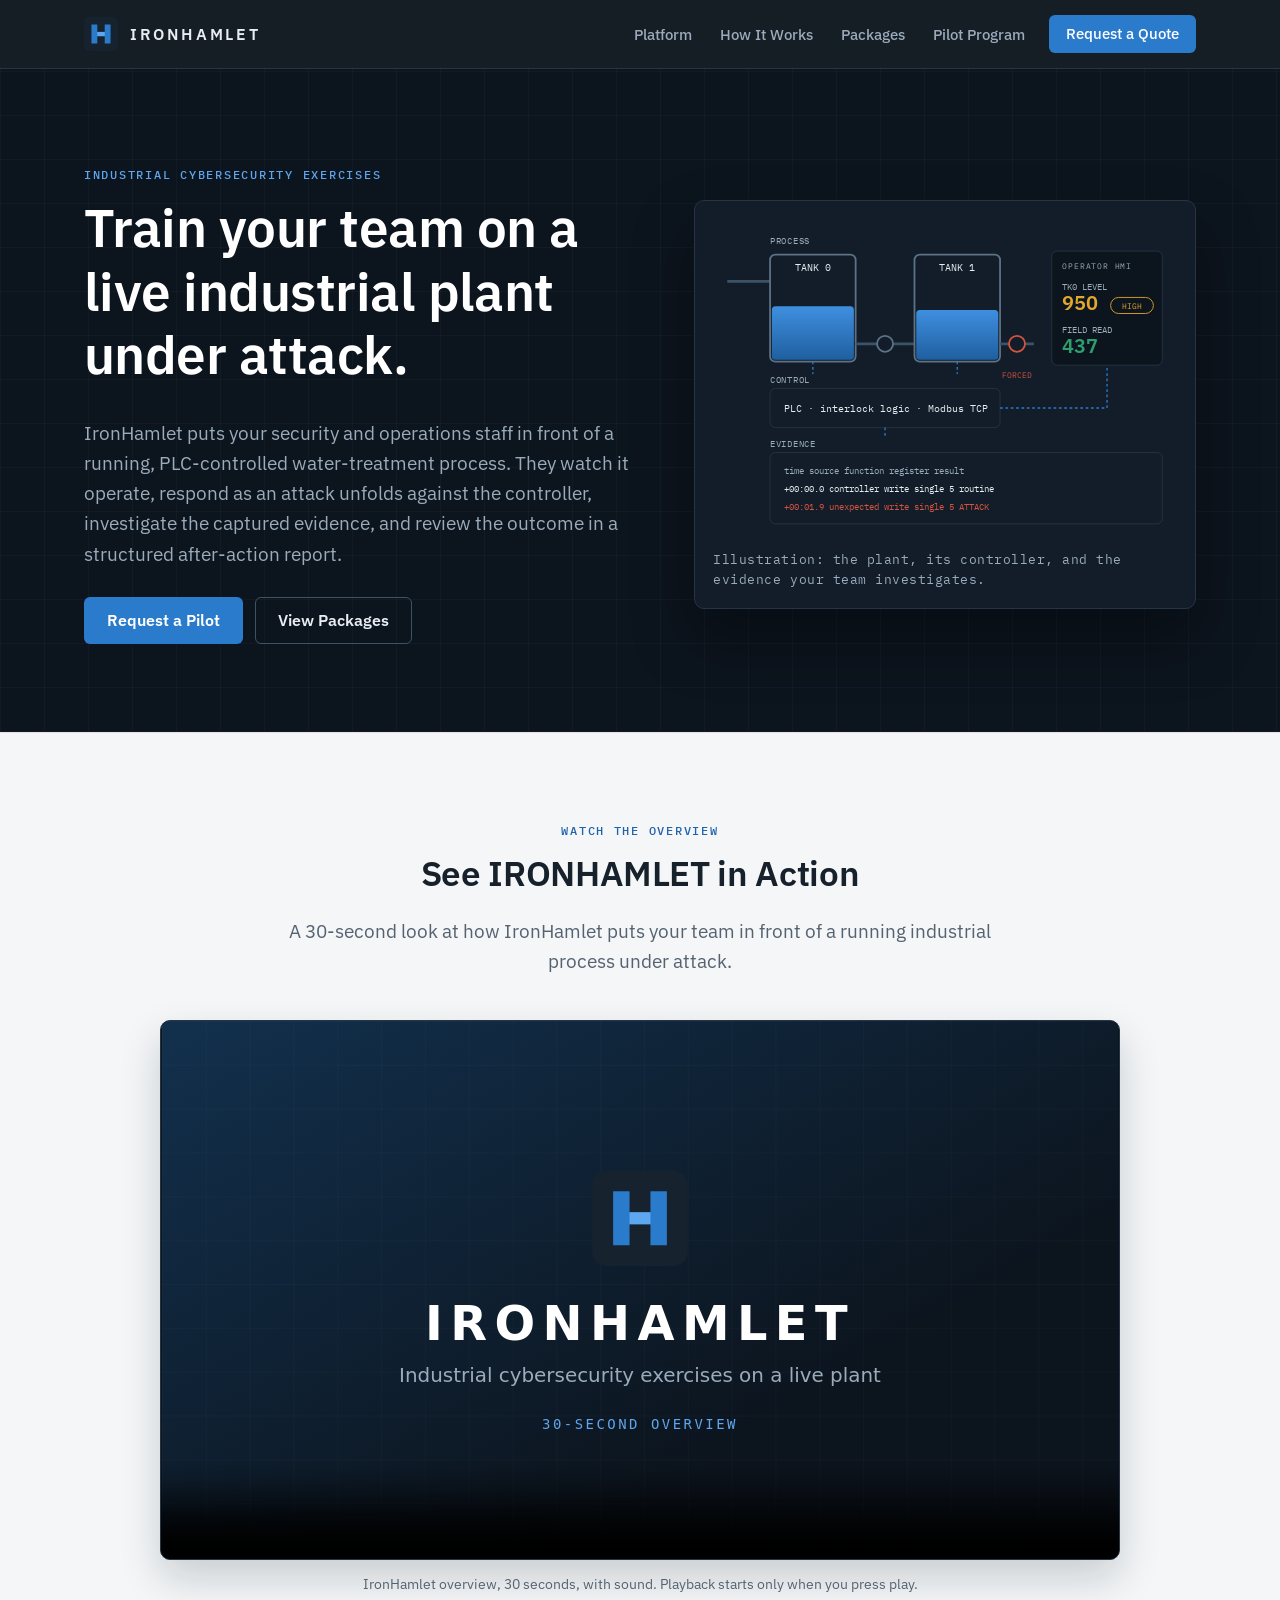
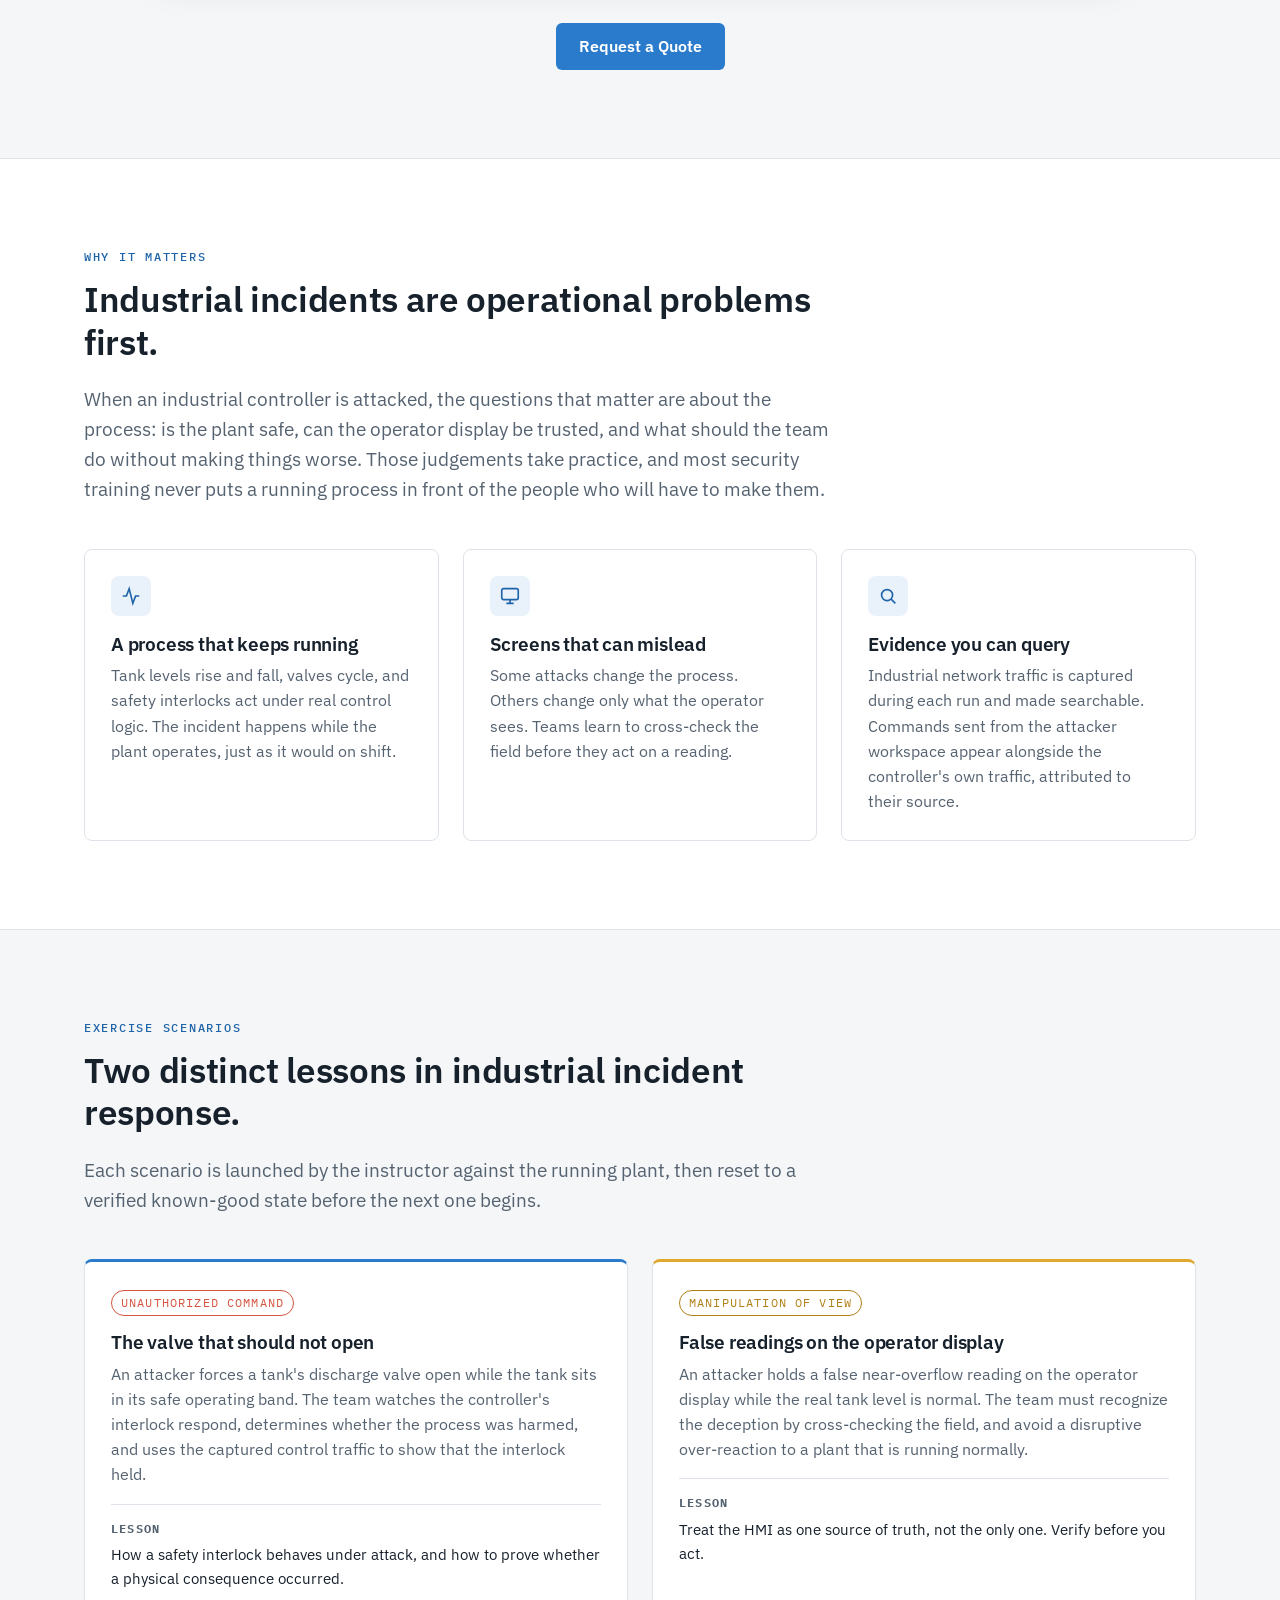
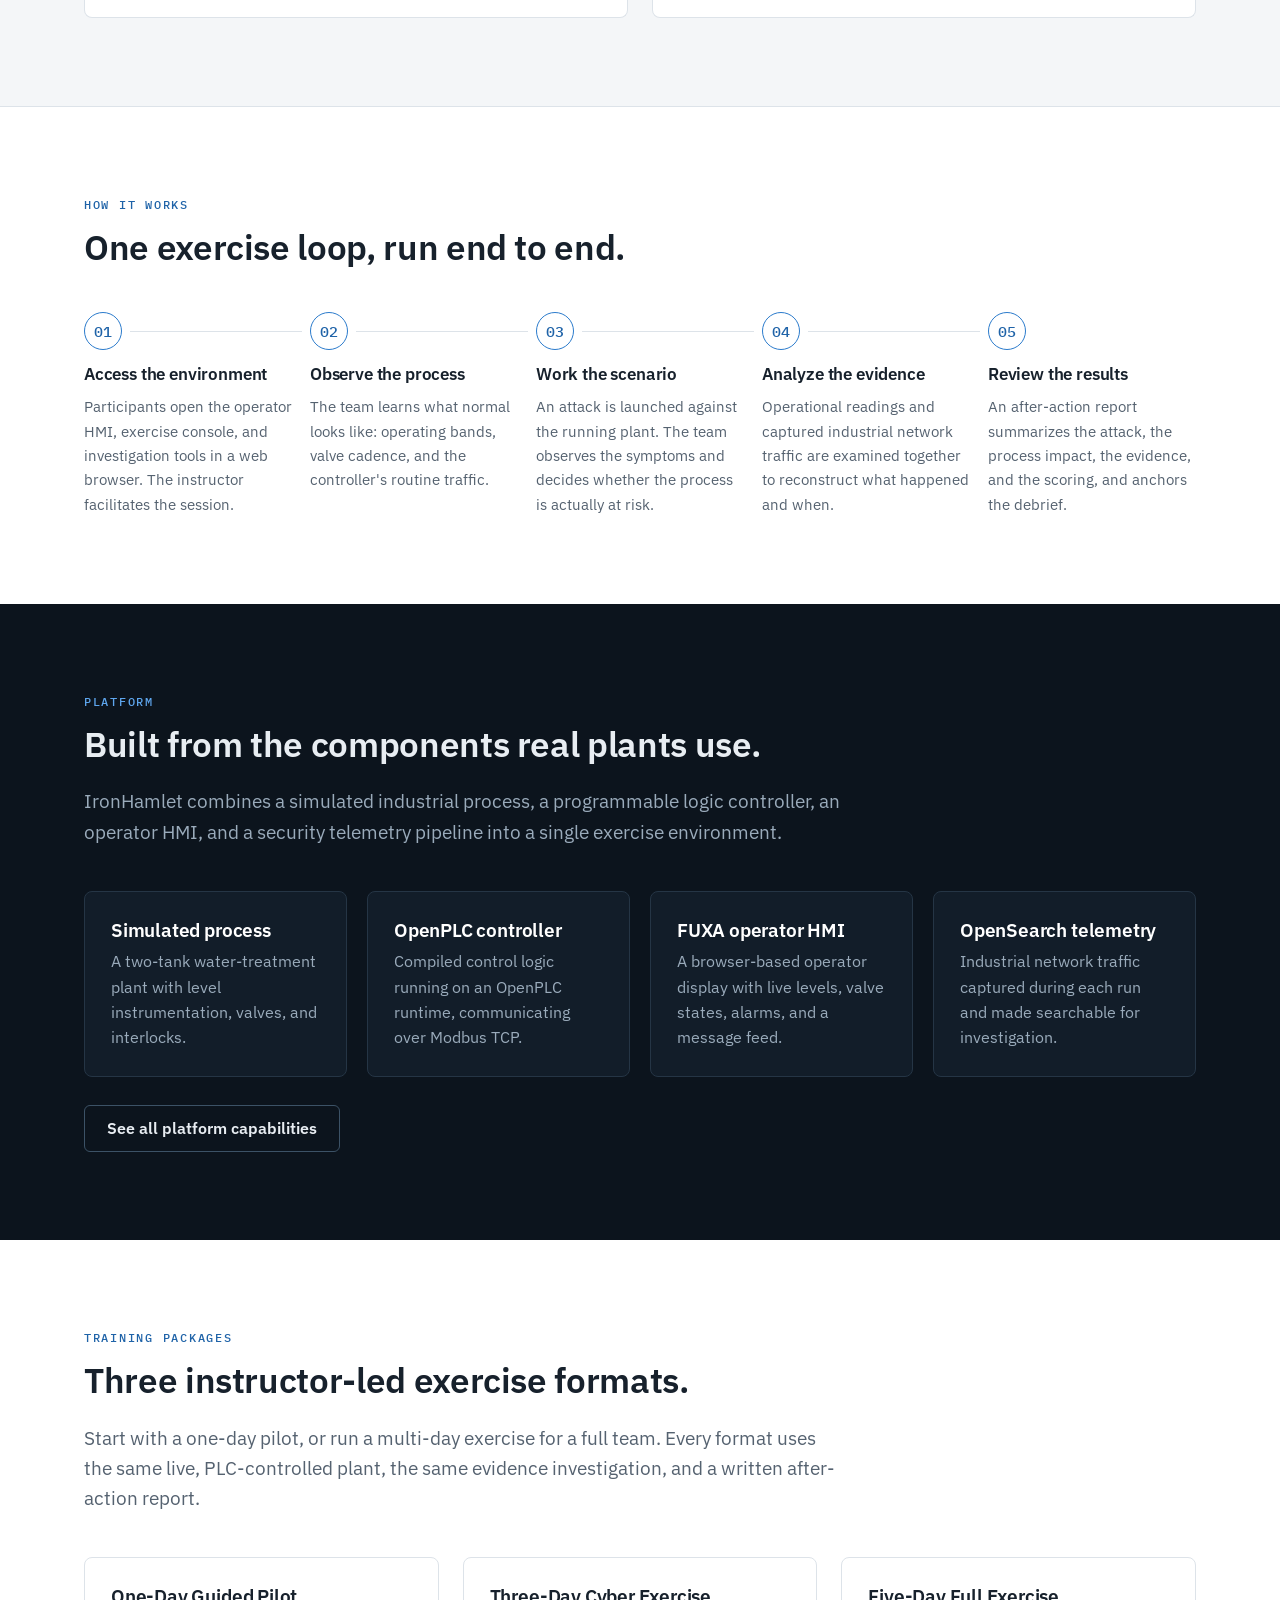
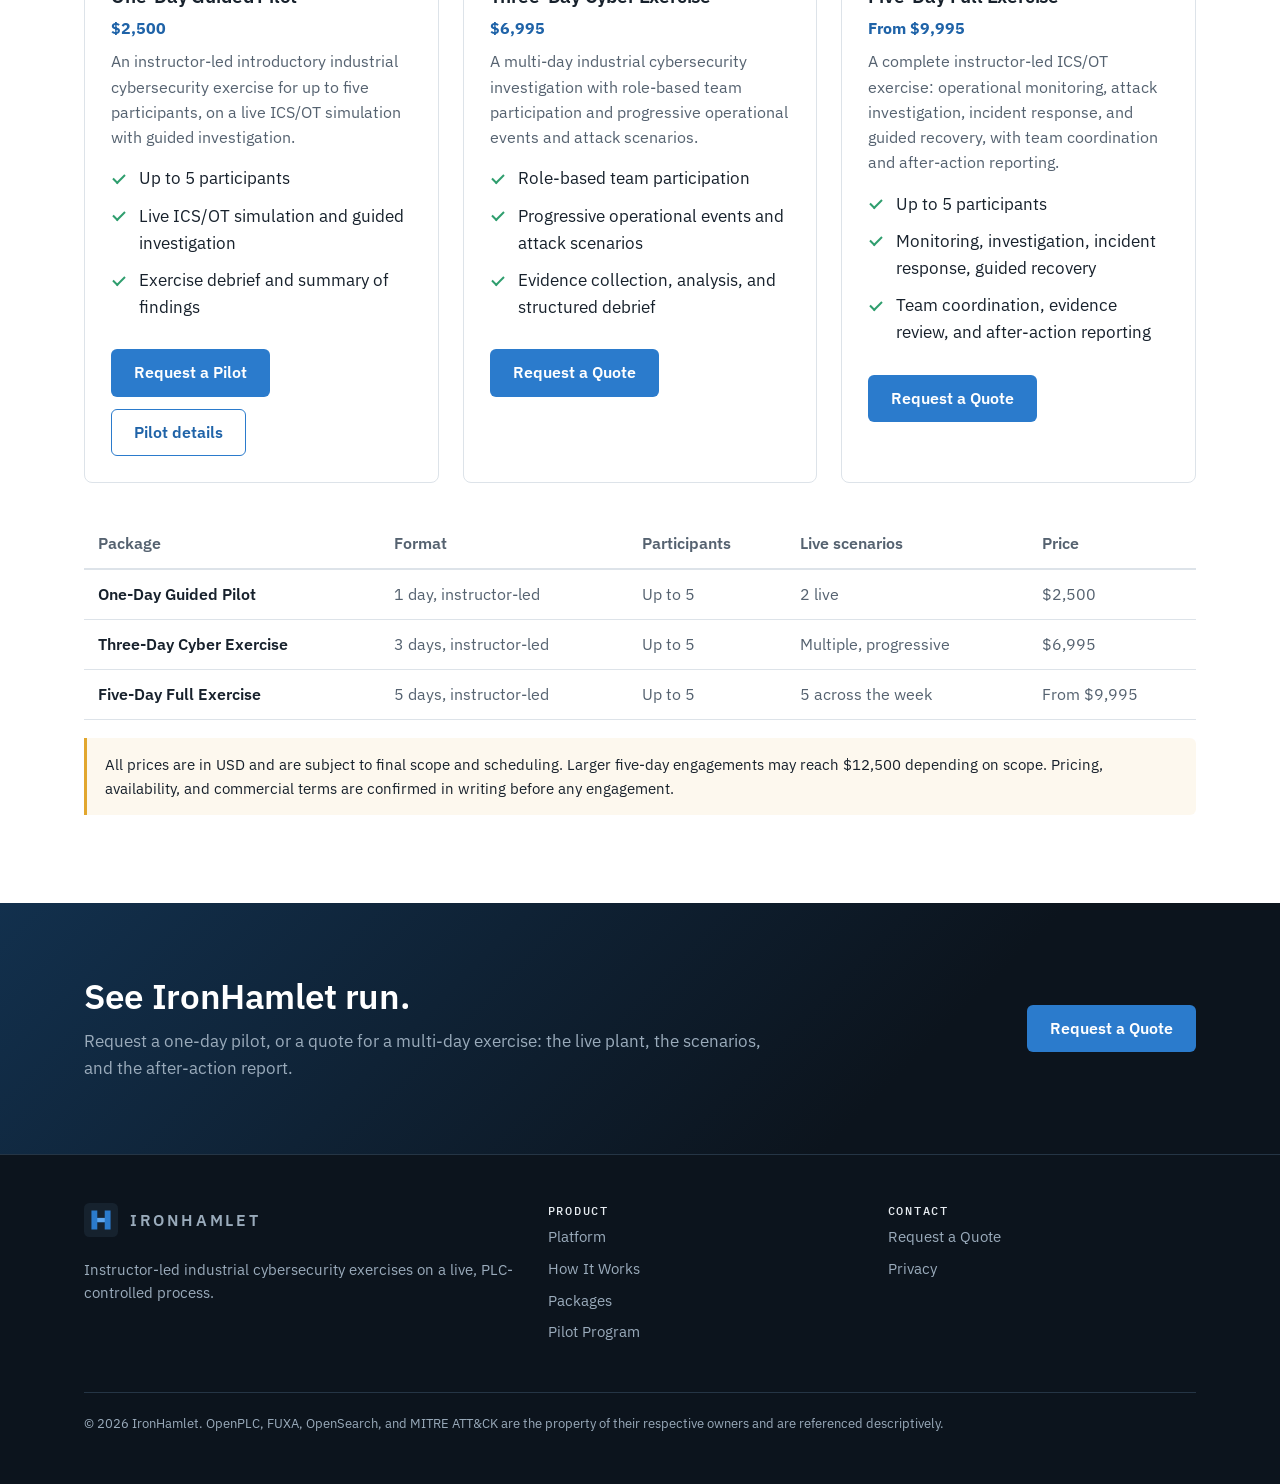
<file: index.html>
<!doctype html>
<html lang="en">
<head>
  <meta charset="utf-8">
  <meta name="viewport" content="width=device-width, initial-scale=1">
  <title>IronHamlet | Industrial Cybersecurity Exercises on a Live Plant</title>
  <meta name="description" content="IronHamlet is an instructor-led industrial cybersecurity exercise. Teams defend a PLC-controlled water-treatment process against live attacks, investigate captured evidence, and review an after-action report.">
  <link rel="canonical" href="https://ironhamlet.com/">
  <meta name="theme-color" content="#0c141d">
  <meta property="og:type" content="website">
  <meta property="og:site_name" content="IronHamlet">
  <meta property="og:title" content="IronHamlet | Industrial Cybersecurity Exercises on a Live Plant">
  <meta property="og:description" content="Train your team to respond to an attack on a running industrial process, then investigate the evidence and review what happened.">
  <meta property="og:url" content="https://ironhamlet.com/">
  <meta property="og:image" content="https://ironhamlet.com/assets/img/og-image.png">
  <meta property="og:image:width" content="1200">
  <meta property="og:image:height" content="630">
  <meta property="og:image:alt" content="IronHamlet: industrial cybersecurity exercises on a live plant">
  <meta name="twitter:card" content="summary_large_image">
  <meta name="twitter:title" content="IronHamlet | Industrial Cybersecurity Exercises on a Live Plant">
  <meta name="twitter:description" content="Train your team to respond to an attack on a running industrial process, then investigate the evidence and review what happened.">
  <meta name="twitter:image" content="https://ironhamlet.com/assets/img/og-image.png">
  <link rel="icon" href="./assets/img/mark.svg" type="image/svg+xml">
  <link rel="apple-touch-icon" href="./assets/img/apple-touch-icon.png">
  <link rel="preconnect" href="https://fonts.googleapis.com">
  <link rel="preconnect" href="https://fonts.gstatic.com" crossorigin>
  <link href="https://fonts.googleapis.com/css2?family=IBM+Plex+Mono:wght@500&family=IBM+Plex+Sans:wght@400;500;600&display=swap" rel="stylesheet">
  <link rel="stylesheet" href="./assets/css/site.css">
  <script type="application/ld+json">
  {
    "@context": "https://schema.org",
    "@type": "Organization",
    "name": "IronHamlet",
    "url": "https://ironhamlet.com/",
    "logo": "https://ironhamlet.com/assets/img/apple-touch-icon.png",
    "description": "Instructor-led industrial cybersecurity exercises on a live, PLC-controlled process."
  }
  </script>
</head>
<body>
  <a class="skip-link" href="#main">Skip to content</a>

  <header class="site-header">
    <div class="container">
      <a class="brand" href="./" aria-label="IronHamlet home">
        <svg viewBox="0 0 64 64" aria-hidden="true"><rect width="64" height="64" rx="10" fill="#16222e"/><path d="M14 14h11v14h14V14h11v36H39V36H25v14H14z" fill="#2b7bcc"/><path d="M25 28h14v8H25z" fill="#5ea6ee"/></svg>
        <span class="brand-name">IRONHAMLET</span>
      </a>
      <button class="nav-toggle" type="button" aria-expanded="false" aria-controls="site-nav">Menu</button>
      <nav id="site-nav" class="nav" aria-label="Primary">
        <a href="./platform/">Platform</a>
        <a href="#how-it-works">How It Works</a>
        <a href="#packages">Packages</a>
        <a href="./pilot/">Pilot Program</a>
        <a class="btn btn-primary" href="./contact/">Request a Quote</a>
      </nav>
    </div>
  </header>

  <main id="main">
    <section class="hero dark">
      <div class="container hero-grid">
        <div>
          <p class="eyebrow">Industrial cybersecurity exercises</p>
          <h1>Train your team on a live industrial plant under attack.</h1>
          <p class="lead">IronHamlet puts your security and operations staff in front of a running, PLC-controlled water-treatment process. They watch it operate, respond as an attack unfolds against the controller, investigate the captured evidence, and review the outcome in a structured after-action report.</p>
          <div class="btn-row">
            <a class="btn btn-primary" href="./contact/">Request a Pilot</a>
            <a class="btn btn-secondary" href="#packages">View Packages</a>
          </div>
        </div>

        <figure class="schematic mt-0 mb-0">
          <svg viewBox="0 0 520 360" role="img" aria-labelledby="schem-title schem-desc">
            <title id="schem-title">Exercise plant schematic</title>
            <desc id="schem-desc">A two-tank water-treatment process controlled by a PLC. The operator display shows a false high level for Tank 0 while the field instrument reads normal, and network evidence is captured for investigation.</desc>
            <defs>
              <linearGradient id="water" x1="0" y1="0" x2="0" y2="1"><stop offset="0" stop-color="#3f8fe0"/><stop offset="1" stop-color="#1f5f9f"/></linearGradient>
            </defs>
            <g font-family="IBM Plex Mono, monospace" font-size="10" fill="#9aabbb" letter-spacing=".08em">
              <text x="64" y="28">PROCESS</text>
              <text x="64" y="184">CONTROL</text>
              <text x="64" y="256">EVIDENCE</text>
            </g>
            <!-- process -->
            <line x1="16" y1="70" x2="64" y2="70" stroke="#3c5266" stroke-width="3"/>
            <rect x="64" y="40" width="96" height="120" rx="6" fill="none" stroke="#5c7387" stroke-width="2"/>
            <rect x="66" y="98" width="92" height="60" rx="4" fill="url(#water)"/>
            <text x="112" y="58" text-anchor="middle" font-family="IBM Plex Mono, monospace" font-size="11" fill="#e8edf2">TANK 0</text>
            <path d="M160 140 H226" stroke="#3c5266" stroke-width="3"/>
            <circle cx="193" cy="140" r="9" fill="#121d29" stroke="#5c7387" stroke-width="2"/>
            <rect x="226" y="40" width="96" height="120" rx="6" fill="none" stroke="#5c7387" stroke-width="2"/>
            <rect x="228" y="102" width="92" height="56" rx="4" fill="url(#water)"/>
            <text x="274" y="58" text-anchor="middle" font-family="IBM Plex Mono, monospace" font-size="11" fill="#e8edf2">TANK 1</text>
            <path d="M322 140 H360" stroke="#3c5266" stroke-width="3"/>
            <circle cx="341" cy="140" r="9" fill="#121d29" stroke="#d4543f" stroke-width="2"/>
            <text x="341" y="178" text-anchor="middle" font-family="IBM Plex Mono, monospace" font-size="9" fill="#d4543f">FORCED</text>
            <!-- HMI -->
            <rect x="380" y="36" width="124" height="128" rx="6" fill="#0c141d" stroke="#253545"/>
            <text x="392" y="56" font-family="IBM Plex Mono, monospace" font-size="9" fill="#9aabbb" letter-spacing=".1em">OPERATOR HMI</text>
            <text x="392" y="80" font-family="IBM Plex Mono, monospace" font-size="10" fill="#9aabbb">TK0 LEVEL</text>
            <text x="392" y="102" font-family="IBM Plex Sans, sans-serif" font-size="22" font-weight="600" fill="#e2a72e">950</text>
            <rect x="446" y="88" width="48" height="18" rx="9" fill="none" stroke="#e2a72e"/>
            <text x="470" y="101" text-anchor="middle" font-family="IBM Plex Mono, monospace" font-size="9" fill="#e2a72e">HIGH</text>
            <text x="392" y="128" font-family="IBM Plex Mono, monospace" font-size="10" fill="#9aabbb">FIELD READ</text>
            <text x="392" y="150" font-family="IBM Plex Sans, sans-serif" font-size="22" font-weight="600" fill="#2f9e6e">437</text>
            <!-- control -->
            <rect x="64" y="190" width="258" height="44" rx="6" fill="#121d29" stroke="#253545"/>
            <text x="80" y="217" font-family="IBM Plex Mono, monospace" font-size="11" fill="#e8edf2">PLC  ·  interlock logic  ·  Modbus TCP</text>
            <path d="M112 160 V174 M274 160 V174" stroke="#2b7bcc" stroke-width="1.5" stroke-dasharray="3 3"/>
            <path d="M322 212 H442 V164" stroke="#2b7bcc" stroke-width="1.5" stroke-dasharray="3 3" fill="none"/>
            <!-- evidence -->
            <rect x="64" y="262" width="440" height="80" rx="6" fill="#121d29" stroke="#253545"/>
            <g font-family="IBM Plex Mono, monospace" font-size="10">
              <text x="80" y="286" fill="#9aabbb">time       source       function      register  result</text>
              <text x="80" y="306" fill="#e8edf2">+00:00.0   controller   write single  5         routine</text>
              <text x="80" y="326" fill="#d4543f">+00:01.9   unexpected   write single  5         ATTACK</text>
            </g>
            <path d="M193 234 V246" stroke="#2b7bcc" stroke-width="1.5" stroke-dasharray="3 3"/>
          </svg>
          <figcaption>Illustration: the plant, its controller, and the evidence your team investigates.</figcaption>
        </figure>
      </div>
    </section>

    <section class="alt video-section" aria-labelledby="video-heading">
      <div class="container">
        <div class="section-head">
          <p class="eyebrow">Watch the overview</p>
          <h2 id="video-heading">See IRONHAMLET in Action</h2>
          <p class="lead">A 30-second look at how IronHamlet puts your team in front of a running industrial process under attack.</p>
        </div>
        <figure class="video-frame">
          <video controls playsinline preload="metadata" width="1920" height="1080" poster="./assets/img/commercial-poster.svg" aria-labelledby="video-heading" aria-describedby="video-desc">
            <source src="./assets/video/ironhamlet-commercial.mp4" type="video/mp4">
            <p>Your browser cannot play this video. <a href="./assets/video/ironhamlet-commercial.mp4">Download the IronHamlet overview (MP4, 25 MB)</a>.</p>
          </video>
          <figcaption id="video-desc">IronHamlet overview, 30 seconds, with sound. Playback starts only when you press play.</figcaption>
        </figure>
        <div class="btn-row">
          <a class="btn btn-primary" href="./contact/">Request a Quote</a>
        </div>
      </div>
    </section>

    <section>
      <div class="container">
        <div class="section-head">
          <p class="eyebrow">Why it matters</p>
          <h2>Industrial incidents are operational problems first.</h2>
          <p class="lead">When an industrial controller is attacked, the questions that matter are about the process: is the plant safe, can the operator display be trusted, and what should the team do without making things worse. Those judgements take practice, and most security training never puts a running process in front of the people who will have to make them.</p>
        </div>
        <div class="grid-3">
          <div class="card">
            <div class="icon"><svg viewBox="0 0 24 24" fill="none" stroke="currentColor" stroke-width="1.8" aria-hidden="true"><path d="M3 12h4l3-8 4 16 3-8h4"/></svg></div>
            <h3>A process that keeps running</h3>
            <p>Tank levels rise and fall, valves cycle, and safety interlocks act under real control logic. The incident happens while the plant operates, just as it would on shift.</p>
          </div>
          <div class="card">
            <div class="icon"><svg viewBox="0 0 24 24" fill="none" stroke="currentColor" stroke-width="1.8" aria-hidden="true"><rect x="3" y="4" width="18" height="12" rx="2"/><path d="M8 20h8M12 16v4"/></svg></div>
            <h3>Screens that can mislead</h3>
            <p>Some attacks change the process. Others change only what the operator sees. Teams learn to cross-check the field before they act on a reading.</p>
          </div>
          <div class="card">
            <div class="icon"><svg viewBox="0 0 24 24" fill="none" stroke="currentColor" stroke-width="1.8" aria-hidden="true"><circle cx="11" cy="11" r="6"/><path d="M20 20l-4.5-4.5"/></svg></div>
            <h3>Evidence you can query</h3>
            <p>Industrial network traffic is captured during each run and made searchable. Commands sent from the attacker workspace appear alongside the controller's own traffic, attributed to their source.</p>
          </div>
        </div>
      </div>
    </section>

    <section class="alt">
      <div class="container">
        <div class="section-head">
          <p class="eyebrow">Exercise scenarios</p>
          <h2>Two distinct lessons in industrial incident response.</h2>
          <p class="lead">Each scenario is launched by the instructor against the running plant, then reset to a verified known-good state before the next one begins.</p>
        </div>
        <div class="grid-2">
          <article class="card scenario">
            <span class="tag tag-alarm">Unauthorized command</span>
            <h3>The valve that should not open</h3>
            <p>An attacker forces a tank's discharge valve open while the tank sits in its safe operating band. The team watches the controller's interlock respond, determines whether the process was harmed, and uses the captured control traffic to show that the interlock held.</p>
            <p class="lesson"><strong>Lesson</strong>How a safety interlock behaves under attack, and how to prove whether a physical consequence occurred.</p>
          </article>
          <article class="card scenario view">
            <span class="tag tag-signal">Manipulation of view</span>
            <h3>False readings on the operator display</h3>
            <p>An attacker holds a false near-overflow reading on the operator display while the real tank level is normal. The team must recognize the deception by cross-checking the field, and avoid a disruptive over-reaction to a plant that is running normally.</p>
            <p class="lesson"><strong>Lesson</strong>Treat the HMI as one source of truth, not the only one. Verify before you act.</p>
          </article>
        </div>
      </div>
    </section>

    <section id="how-it-works">
      <div class="container">
        <div class="section-head">
          <p class="eyebrow">How it works</p>
          <h2>One exercise loop, run end to end.</h2>
        </div>
        <ol class="steps">
          <li>
            <h3>Access the environment</h3>
            <p>Participants open the operator HMI, exercise console, and investigation tools in a web browser. The instructor facilitates the session.</p>
          </li>
          <li>
            <h3>Observe the process</h3>
            <p>The team learns what normal looks like: operating bands, valve cadence, and the controller's routine traffic.</p>
          </li>
          <li>
            <h3>Work the scenario</h3>
            <p>An attack is launched against the running plant. The team observes the symptoms and decides whether the process is actually at risk.</p>
          </li>
          <li>
            <h3>Analyze the evidence</h3>
            <p>Operational readings and captured industrial network traffic are examined together to reconstruct what happened and when.</p>
          </li>
          <li>
            <h3>Review the results</h3>
            <p>An after-action report summarizes the attack, the process impact, the evidence, and the scoring, and anchors the debrief.</p>
          </li>
        </ol>
      </div>
    </section>

    <section class="dark">
      <div class="container">
        <div class="section-head">
          <p class="eyebrow">Platform</p>
          <h2>Built from the components real plants use.</h2>
          <p class="lead">IronHamlet combines a simulated industrial process, a programmable logic controller, an operator HMI, and a security telemetry pipeline into a single exercise environment.</p>
        </div>
        <div class="grid-4">
          <div class="card"><h3>Simulated process</h3><p>A two-tank water-treatment plant with level instrumentation, valves, and interlocks.</p></div>
          <div class="card"><h3>OpenPLC controller</h3><p>Compiled control logic running on an OpenPLC runtime, communicating over Modbus TCP.</p></div>
          <div class="card"><h3>FUXA operator HMI</h3><p>A browser-based operator display with live levels, valve states, alarms, and a message feed.</p></div>
          <div class="card"><h3>OpenSearch telemetry</h3><p>Industrial network traffic captured during each run and made searchable for investigation.</p></div>
        </div>
        <div class="btn-row">
          <a class="btn btn-secondary" href="./platform/">See all platform capabilities</a>
        </div>
      </div>
    </section>

    <section id="packages">
      <div class="container">
        <div class="section-head">
          <p class="eyebrow">Training packages</p>
          <h2>Three instructor-led exercise formats.</h2>
          <p class="lead">Start with a one-day pilot, or run a multi-day exercise for a full team. Every format uses the same live, PLC-controlled plant, the same evidence investigation, and a written after-action report.</p>
        </div>
        <div class="grid-3">
          <div class="card">
            <h3>One-Day Guided Pilot</h3>
            <p class="price"><strong>$2,500</strong></p>
            <p>An instructor-led introductory industrial cybersecurity exercise for up to five participants, on a live ICS/OT simulation with guided investigation.</p>
            <ul class="checks">
              <li>Up to 5 participants</li>
              <li>Live ICS/OT simulation and guided investigation</li>
              <li>Exercise debrief and summary of findings</li>
            </ul>
            <div class="btn-row"><a class="btn btn-primary" href="./contact/">Request a Pilot</a> <a class="btn btn-secondary" href="./pilot/">Pilot details</a></div>
          </div>
          <div class="card">
            <h3>Three-Day Cyber Exercise</h3>
            <p class="price"><strong>$6,995</strong></p>
            <p>A multi-day industrial cybersecurity investigation with role-based team participation and progressive operational events and attack scenarios.</p>
            <ul class="checks">
              <li>Role-based team participation</li>
              <li>Progressive operational events and attack scenarios</li>
              <li>Evidence collection, analysis, and structured debrief</li>
            </ul>
            <div class="btn-row"><a class="btn btn-primary" href="./contact/">Request a Quote</a></div>
          </div>
          <div class="card">
            <h3>Five-Day Full Exercise</h3>
            <p class="price"><strong>From $9,995</strong></p>
            <p>A complete instructor-led ICS/OT exercise: operational monitoring, attack investigation, incident response, and guided recovery, with team coordination and after-action reporting.</p>
            <ul class="checks">
              <li>Up to 5 participants</li>
              <li>Monitoring, investigation, incident response, guided recovery</li>
              <li>Team coordination, evidence review, and after-action reporting</li>
            </ul>
            <div class="btn-row"><a class="btn btn-primary" href="./contact/">Request a Quote</a></div>
          </div>
        </div>

        <table class="pricing-table">
          <caption class="sr-only">IronHamlet exercise packages compared</caption>
          <thead><tr><th scope="col">Package</th><th scope="col">Format</th><th scope="col">Participants</th><th scope="col">Live scenarios</th><th scope="col">Price</th></tr></thead>
          <tbody>
            <tr><th scope="row">One-Day Guided Pilot</th><td>1 day, instructor-led</td><td>Up to 5</td><td>2 live</td><td>$2,500</td></tr>
            <tr><th scope="row">Three-Day Cyber Exercise</th><td>3 days, instructor-led</td><td>Up to 5</td><td>Multiple, progressive</td><td>$6,995</td></tr>
            <tr><th scope="row">Five-Day Full Exercise</th><td>5 days, instructor-led</td><td>Up to 5</td><td>5 across the week</td><td>From $9,995</td></tr>
          </tbody>
        </table>
        <p class="note" style="margin:18px 0 0">All prices are in USD and are subject to final scope and scheduling. Larger five-day engagements may reach $12,500 depending on scope. Pricing, availability, and commercial terms are confirmed in writing before any engagement.</p>
      </div>
    </section>

    <section class="cta-band">
      <div class="container">
        <div>
          <h2>See IronHamlet run.</h2>
          <p>Request a one-day pilot, or a quote for a multi-day exercise: the live plant, the scenarios, and the after-action report.</p>
        </div>
        <a class="btn btn-primary" href="./contact/">Request a Quote</a>
      </div>
    </section>
  </main>

  <footer class="site-footer">
    <div class="container">
      <div>
        <a class="brand" href="./" aria-label="IronHamlet home">
          <svg viewBox="0 0 64 64" aria-hidden="true"><rect width="64" height="64" rx="10" fill="#16222e"/><path d="M14 14h11v14h14V14h11v36H39V36H25v14H14z" fill="#2b7bcc"/><path d="M25 28h14v8H25z" fill="#5ea6ee"/></svg>
          <span class="brand-name">IRONHAMLET</span>
        </a>
        <p style="margin-top:14px">Instructor-led industrial cybersecurity exercises on a live, PLC-controlled process.</p>
      </div>
      <div>
        <h4>Product</h4>
        <ul>
          <li><a href="./platform/">Platform</a></li>
          <li><a href="#how-it-works">How It Works</a></li>
          <li><a href="#packages">Packages</a></li>
          <li><a href="./pilot/">Pilot Program</a></li>
        </ul>
      </div>
      <div>
        <h4>Contact</h4>
        <ul>
          <li><a href="./contact/">Request a Quote</a></li>
          <li><a href="./privacy/">Privacy</a></li>
        </ul>
      </div>
      <p class="legal">&copy; <span id="year">2026</span> IronHamlet. OpenPLC, FUXA, OpenSearch, and MITRE ATT&amp;CK are the property of their respective owners and are referenced descriptively.</p>
    </div>
  </footer>
  <script src="./assets/js/site.js" defer></script>
</body>
</html>
</file>
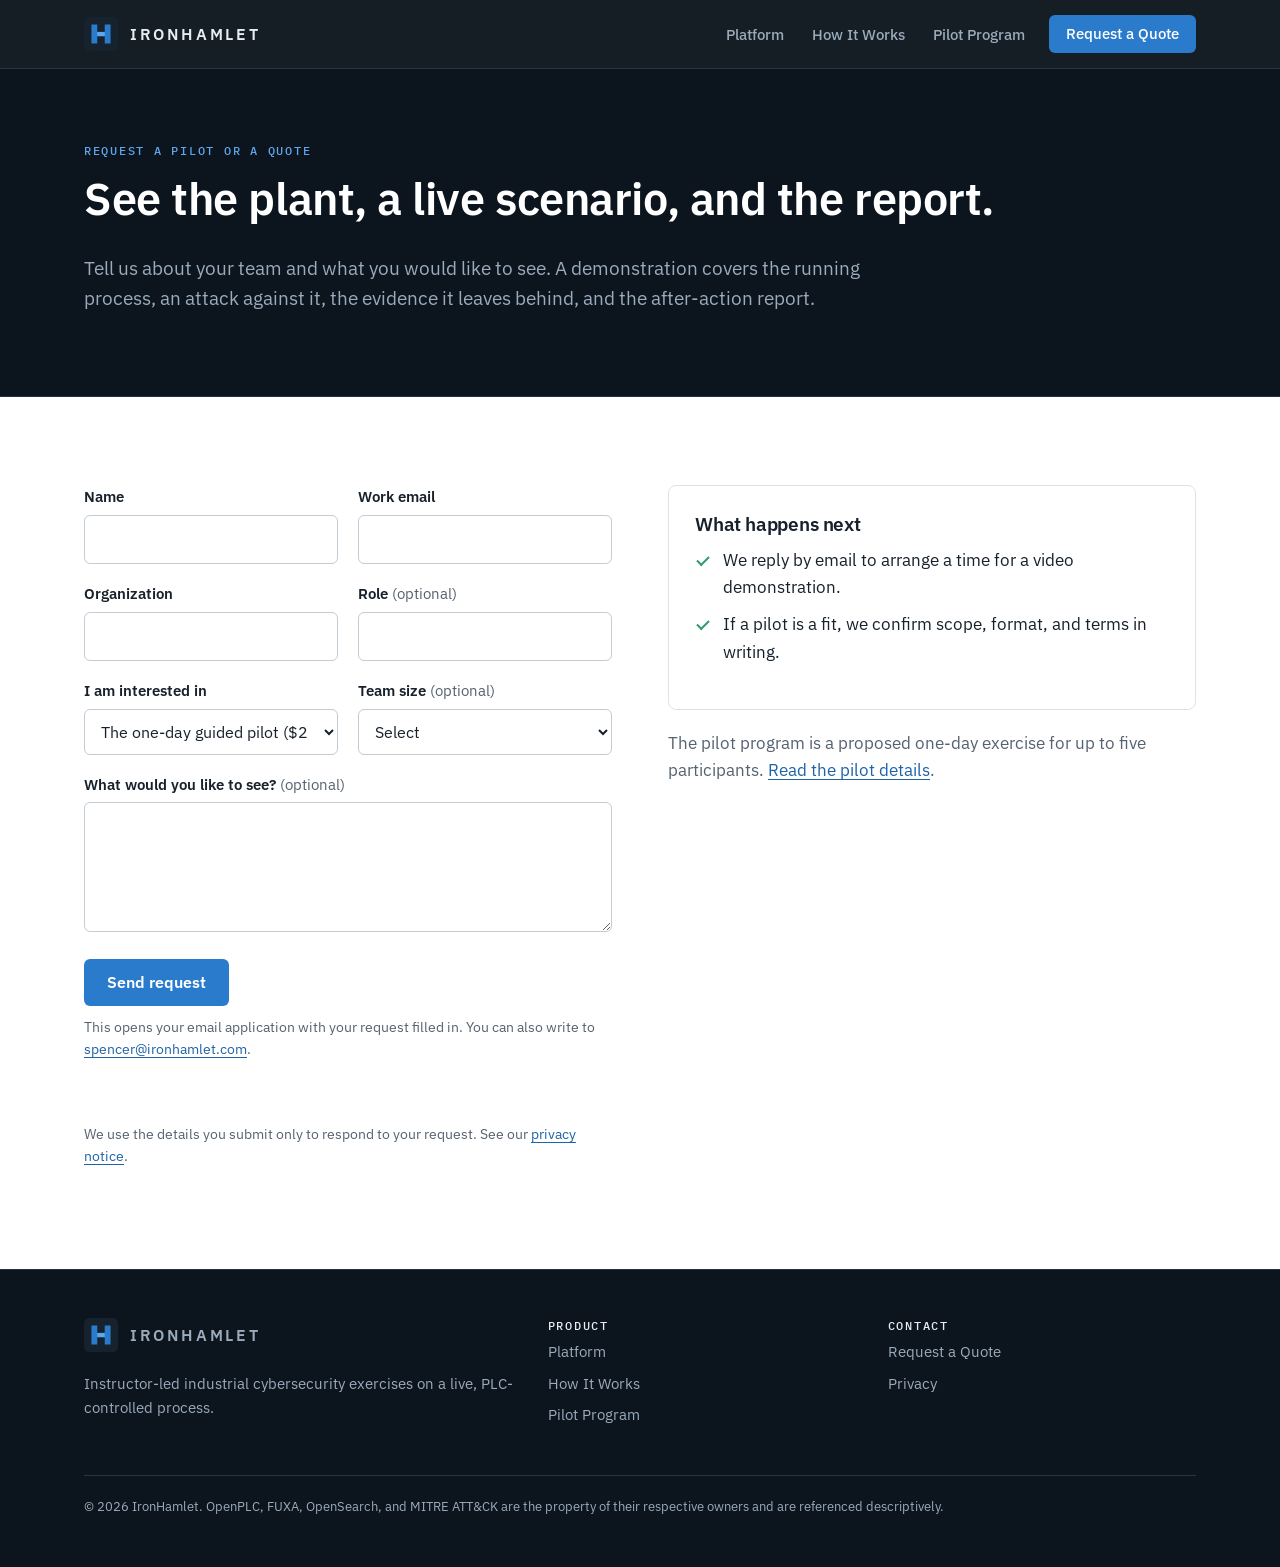
<file: contact/index.html>
<!doctype html>
<html lang="en">
<head>
  <meta charset="utf-8">
  <meta name="viewport" content="width=device-width, initial-scale=1">
  <title>Request a Demo | IronHamlet</title>
  <meta name="description" content="Request a guided demonstration of IronHamlet, or ask about the one-day industrial cybersecurity pilot program.">
  <link rel="canonical" href="https://ironhamlet.com/contact/">
  <meta name="theme-color" content="#0c141d">
  <meta property="og:type" content="website">
  <meta property="og:site_name" content="IronHamlet">
  <meta property="og:title" content="Request a Demo | IronHamlet">
  <meta property="og:description" content="Request a guided demonstration of IronHamlet, or ask about the one-day industrial cybersecurity pilot program.">
  <meta property="og:url" content="https://ironhamlet.com/contact/">
  <meta property="og:image" content="https://ironhamlet.com/assets/img/og-image.png">
  <meta property="og:image:width" content="1200">
  <meta property="og:image:height" content="630">
  <meta property="og:image:alt" content="IronHamlet: industrial cybersecurity exercises on a live plant">
  <meta name="twitter:card" content="summary_large_image">
  <meta name="twitter:title" content="Request a Demo | IronHamlet">
  <meta name="twitter:description" content="Request a guided demonstration of IronHamlet, or ask about the one-day industrial cybersecurity pilot program.">
  <meta name="twitter:image" content="https://ironhamlet.com/assets/img/og-image.png">
  <link rel="icon" href="../assets/img/mark.svg" type="image/svg+xml">
  <link rel="apple-touch-icon" href="../assets/img/apple-touch-icon.png">
  <link rel="preconnect" href="https://fonts.googleapis.com">
  <link rel="preconnect" href="https://fonts.gstatic.com" crossorigin>
  <link href="https://fonts.googleapis.com/css2?family=IBM+Plex+Mono:wght@500&family=IBM+Plex+Sans:wght@400;500;600&display=swap" rel="stylesheet">
  <link rel="stylesheet" href="../assets/css/site.css">
</head>
<body>
  <a class="skip-link" href="#main">Skip to content</a>

  <header class="site-header">
    <div class="container">
      <a class="brand" href="../" aria-label="IronHamlet home">
        <svg viewBox="0 0 64 64" aria-hidden="true"><rect width="64" height="64" rx="10" fill="#16222e"/><path d="M14 14h11v14h14V14h11v36H39V36H25v14H14z" fill="#2b7bcc"/><path d="M25 28h14v8H25z" fill="#5ea6ee"/></svg>
        <span class="brand-name">IRONHAMLET</span>
      </a>
      <button class="nav-toggle" type="button" aria-expanded="false" aria-controls="site-nav">Menu</button>
      <nav id="site-nav" class="nav" aria-label="Primary">
        <a href="../platform/">Platform</a>
        <a href="../#how-it-works">How It Works</a>
        <a href="../pilot/">Pilot Program</a>
        <a class="btn btn-primary" href="../contact/">Request a Quote</a>
      </nav>
    </div>
  </header>

  <main id="main">
    <section class="page-hero">
      <div class="container">
        <p class="eyebrow">Request a pilot or a quote</p>
        <h1>See the plant, a live scenario, and the report.</h1>
        <p class="lead">Tell us about your team and what you would like to see. A demonstration covers the running process, an attack against it, the evidence it leaves behind, and the after-action report.</p>
      </div>
    </section>

    <section>
      <div class="container split" style="align-items:start">
        <form id="demo-form" class="form" data-endpoint="" data-mailto="spencer@ironhamlet.com" novalidate>
          <div class="field">
            <label for="f-name">Name</label>
            <input id="f-name" name="name" type="text" autocomplete="name" required maxlength="120">
          </div>
          <div class="field">
            <label for="f-email">Work email</label>
            <input id="f-email" name="email" type="email" autocomplete="email" required maxlength="160">
          </div>
          <div class="field">
            <label for="f-org">Organization</label>
            <input id="f-org" name="organization" type="text" autocomplete="organization" required maxlength="160">
          </div>
          <div class="field">
            <label for="f-role">Role <span class="opt">(optional)</span></label>
            <input id="f-role" name="role" type="text" autocomplete="organization-title" maxlength="120">
          </div>
          <div class="field">
            <label for="f-interest">I am interested in</label>
            <select id="f-interest" name="interest" required>
              <option value="Pilot">The one-day guided pilot ($2,500)</option>
              <option value="Three-Day">The three-day cyber exercise ($6,995)</option>
              <option value="Five-Day">The five-day full exercise (from $9,995)</option>
              <option value="Quote">A quote for my team</option>
              <option value="Demonstration">A guided demonstration</option>
              <option value="Other">Something else</option>
            </select>
          </div>
          <div class="field">
            <label for="f-size">Team size <span class="opt">(optional)</span></label>
            <select id="f-size" name="team_size">
              <option value="">Select</option>
              <option>1 to 5</option>
              <option>6 to 15</option>
              <option>16 or more</option>
            </select>
          </div>
          <div class="field full">
            <label for="f-msg">What would you like to see? <span class="opt">(optional)</span></label>
            <textarea id="f-msg" name="message" maxlength="3000"></textarea>
          </div>
          <div class="hp" aria-hidden="true">
            <label for="f-gotcha">Leave this field empty</label>
            <input id="f-gotcha" name="_gotcha" type="text" tabindex="-1" autocomplete="off">
          </div>
          <input type="hidden" name="_subject" value="IronHamlet demo request">
          <div class="full">
            <button class="btn btn-primary" type="submit">Send request</button>
            <p class="fineprint" style="margin:10px 0 0">This opens your email application with your request filled in. You can also write to <a href="mailto:spencer@ironhamlet.com">spencer@ironhamlet.com</a>.</p>
          </div>
          <p id="form-status" class="form-status" role="status" aria-live="polite"></p>
          <p class="fineprint full">We use the details you submit only to respond to your request. See our <a href="../privacy/">privacy notice</a>.</p>
        </form>

        <div>
          <div class="card">
            <h3>What happens next</h3>
            <ul class="checks" style="margin-top:12px">
              <li>We reply by email to arrange a time for a video demonstration.</li>
              <li>If a pilot is a fit, we confirm scope, format, and terms in writing.</li>
            </ul>
          </div>
          <p class="muted" style="margin-top:20px">The pilot program is a proposed one-day exercise for up to five participants. <a href="../pilot/">Read the pilot details</a>.</p>
        </div>
      </div>
    </section>
  </main>

  <footer class="site-footer">
    <div class="container">
      <div>
        <a class="brand" href="../" aria-label="IronHamlet home">
          <svg viewBox="0 0 64 64" aria-hidden="true"><rect width="64" height="64" rx="10" fill="#16222e"/><path d="M14 14h11v14h14V14h11v36H39V36H25v14H14z" fill="#2b7bcc"/><path d="M25 28h14v8H25z" fill="#5ea6ee"/></svg>
          <span class="brand-name">IRONHAMLET</span>
        </a>
        <p style="margin-top:14px">Instructor-led industrial cybersecurity exercises on a live, PLC-controlled process.</p>
      </div>
      <div>
        <h4>Product</h4>
        <ul>
          <li><a href="../platform/">Platform</a></li>
          <li><a href="../#how-it-works">How It Works</a></li>
          <li><a href="../pilot/">Pilot Program</a></li>
        </ul>
      </div>
      <div>
        <h4>Contact</h4>
        <ul>
          <li><a href="../contact/">Request a Quote</a></li>
          <li><a href="../privacy/">Privacy</a></li>
        </ul>
      </div>
      <p class="legal">&copy; <span id="year">2026</span> IronHamlet. OpenPLC, FUXA, OpenSearch, and MITRE ATT&amp;CK are the property of their respective owners and are referenced descriptively.</p>
    </div>
  </footer>
  <script src="../assets/js/site.js" defer></script>
</body>
</html>
</file>
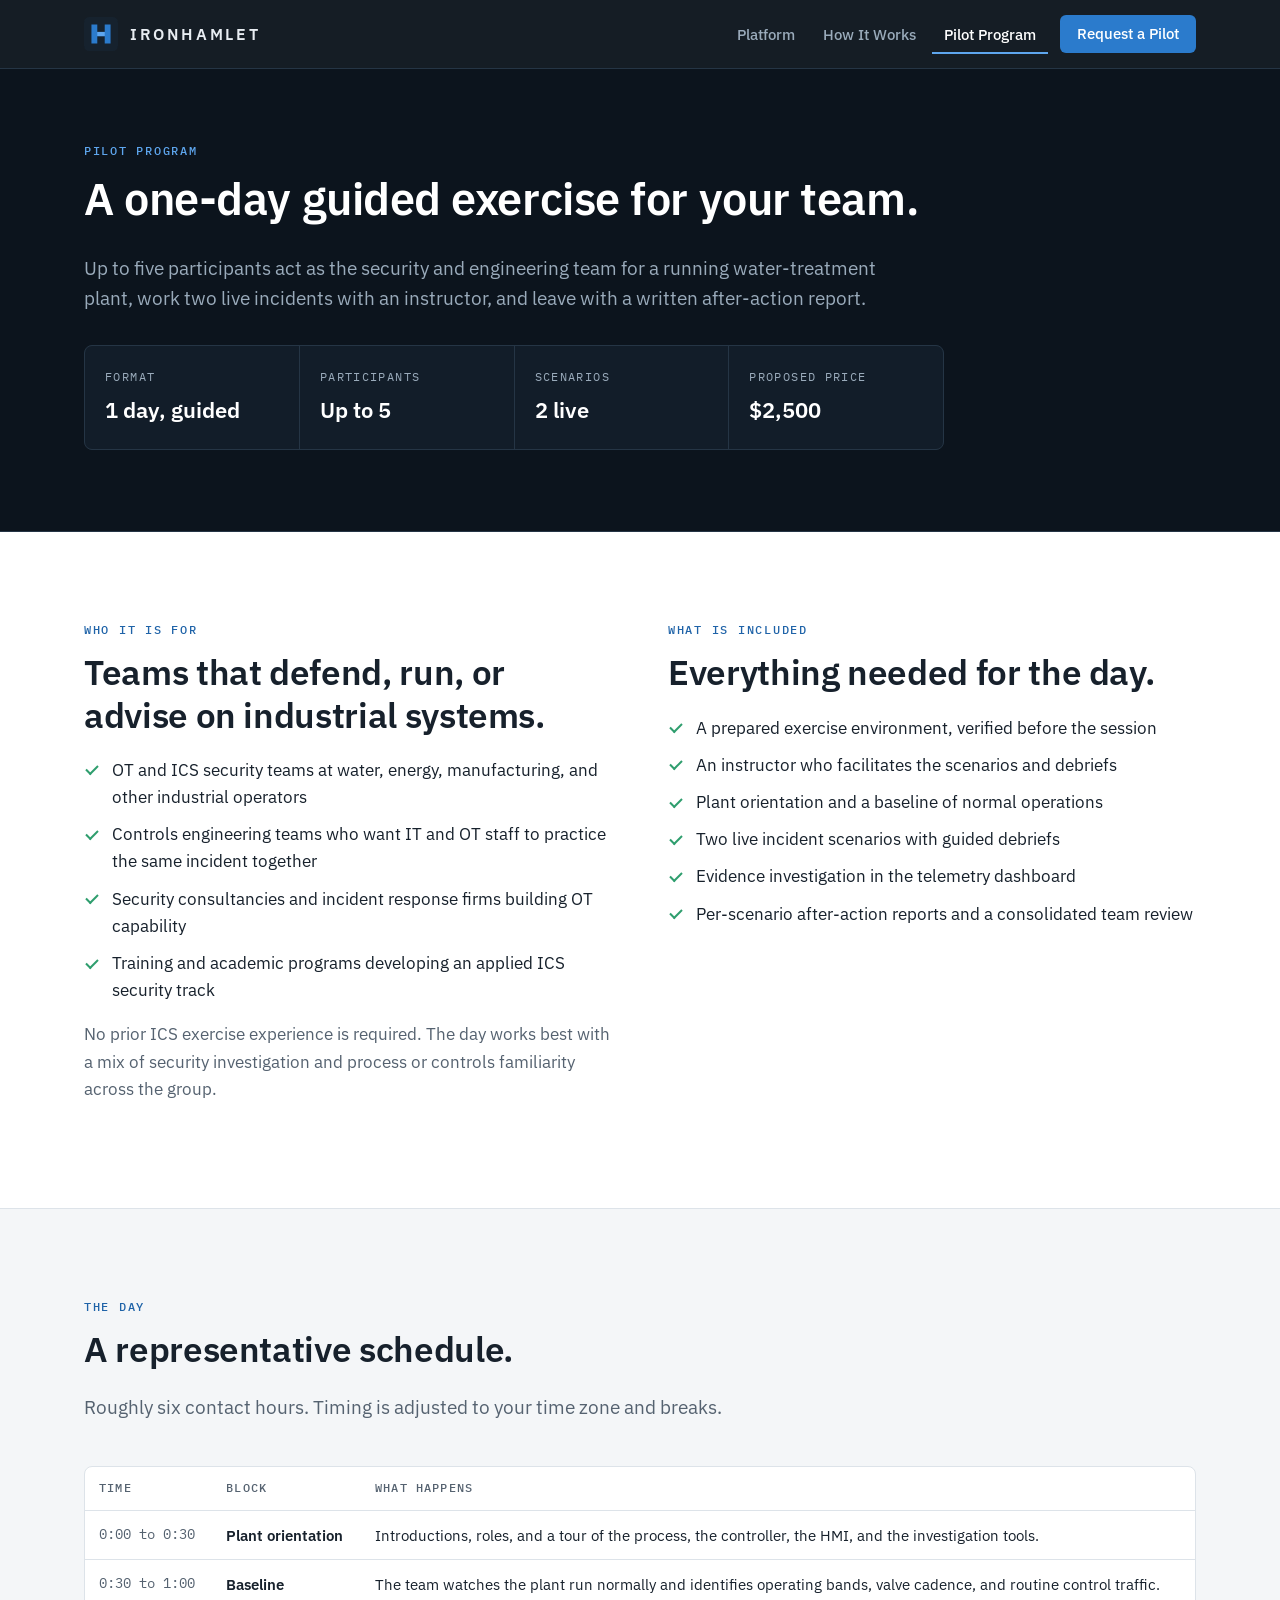
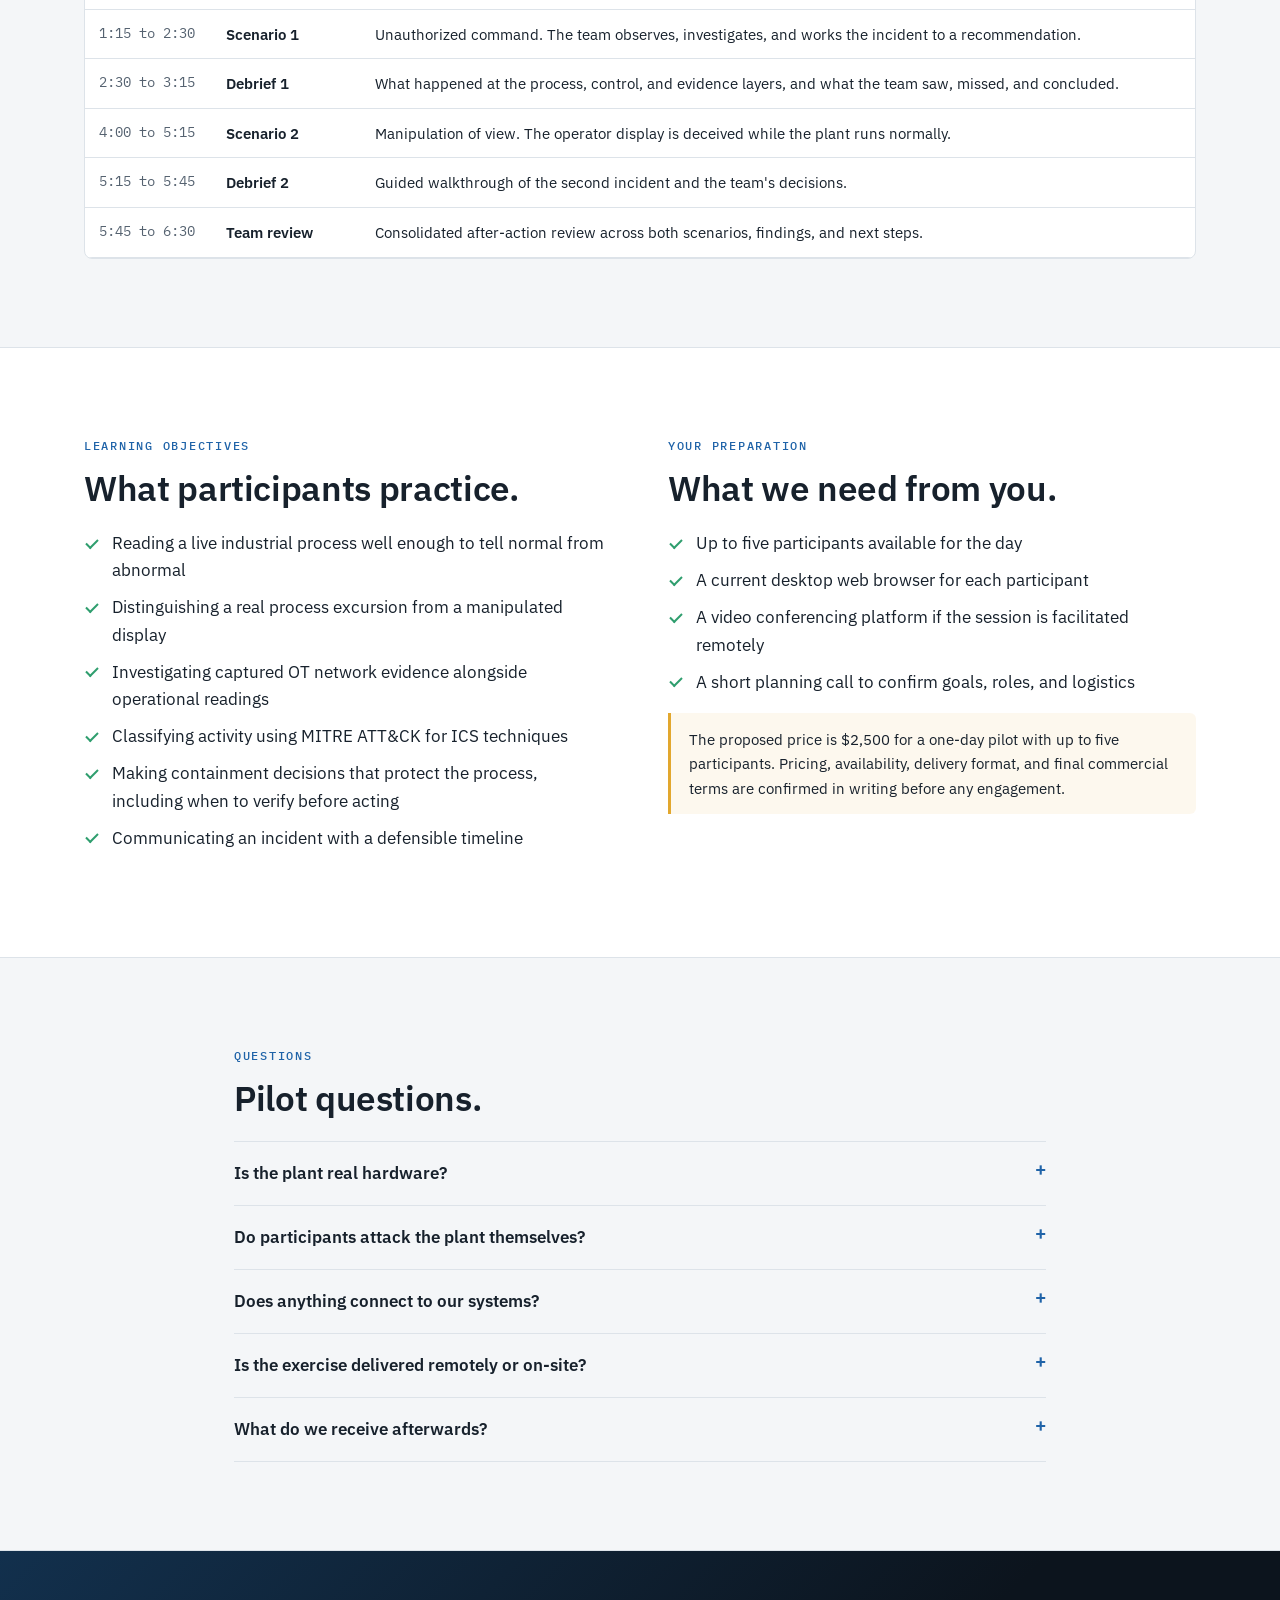
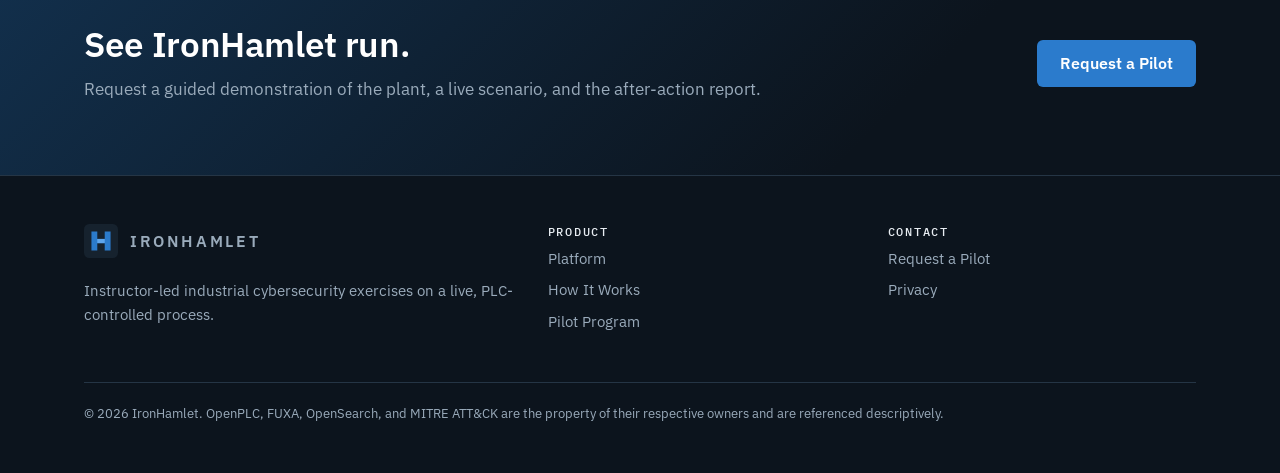
<file: pilot/index.html>
<!doctype html>
<html lang="en">
<head>
  <meta charset="utf-8">
  <meta name="viewport" content="width=device-width, initial-scale=1">
  <title>IronHamlet Pilot Program | One-Day Guided Industrial Cybersecurity Exercise</title>
  <meta name="description" content="A proposed one-day, instructor-led IronHamlet pilot for up to five participants: plant orientation, two live incident scenarios, evidence investigation, and a team after-action review.">
  <link rel="canonical" href="https://ironhamlet.com/pilot/">
  <meta name="theme-color" content="#0c141d">
  <meta property="og:type" content="website">
  <meta property="og:site_name" content="IronHamlet">
  <meta property="og:title" content="IronHamlet Pilot Program | One-Day Guided Industrial Cybersecurity Exercise">
  <meta property="og:description" content="A proposed one-day, instructor-led IronHamlet pilot for up to five participants: plant orientation, two live incident scenarios, evidence investigation, and a team after-action review.">
  <meta property="og:url" content="https://ironhamlet.com/pilot/">
  <meta property="og:image" content="https://ironhamlet.com/assets/img/og-image.png">
  <meta property="og:image:width" content="1200">
  <meta property="og:image:height" content="630">
  <meta property="og:image:alt" content="IronHamlet: industrial cybersecurity exercises on a live plant">
  <meta name="twitter:card" content="summary_large_image">
  <meta name="twitter:title" content="IronHamlet Pilot Program | One-Day Guided Industrial Cybersecurity Exercise">
  <meta name="twitter:description" content="A proposed one-day, instructor-led IronHamlet pilot for up to five participants: plant orientation, two live incident scenarios, evidence investigation, and a team after-action review.">
  <meta name="twitter:image" content="https://ironhamlet.com/assets/img/og-image.png">
  <link rel="icon" href="../assets/img/mark.svg" type="image/svg+xml">
  <link rel="apple-touch-icon" href="../assets/img/apple-touch-icon.png">
  <link rel="preconnect" href="https://fonts.googleapis.com">
  <link rel="preconnect" href="https://fonts.gstatic.com" crossorigin>
  <link href="https://fonts.googleapis.com/css2?family=IBM+Plex+Mono:wght@500&family=IBM+Plex+Sans:wght@400;500;600&display=swap" rel="stylesheet">
  <link rel="stylesheet" href="../assets/css/site.css">
</head>
<body>
  <a class="skip-link" href="#main">Skip to content</a>

  <header class="site-header">
    <div class="container">
      <a class="brand" href="../" aria-label="IronHamlet home">
        <svg viewBox="0 0 64 64" aria-hidden="true"><rect width="64" height="64" rx="10" fill="#16222e"/><path d="M14 14h11v14h14V14h11v36H39V36H25v14H14z" fill="#2b7bcc"/><path d="M25 28h14v8H25z" fill="#5ea6ee"/></svg>
        <span class="brand-name">IRONHAMLET</span>
      </a>
      <button class="nav-toggle" type="button" aria-expanded="false" aria-controls="site-nav">Menu</button>
      <nav id="site-nav" class="nav" aria-label="Primary">
        <a href="../platform/">Platform</a>
        <a href="../#how-it-works">How It Works</a>
        <a href="../pilot/" aria-current="page">Pilot Program</a>
        <a class="btn btn-primary" href="../contact/">Request a Pilot</a>
      </nav>
    </div>
  </header>

  <main id="main">
    <section class="page-hero">
      <div class="container">
        <p class="eyebrow">Pilot program</p>
        <h1>A one-day guided exercise for your team.</h1>
        <p class="lead">Up to five participants act as the security and engineering team for a running water-treatment plant, work two live incidents with an instructor, and leave with a written after-action report.</p>
        <div style="margin-top:32px;max-width:860px">
          <dl class="facts">
            <div><dt>Format</dt><dd>1 day, guided</dd></div>
            <div><dt>Participants</dt><dd>Up to 5</dd></div>
            <div><dt>Scenarios</dt><dd>2 live</dd></div>
            <div><dt>Proposed price</dt><dd>$2,500</dd></div>
          </dl>
        </div>
      </div>
    </section>

    <section>
      <div class="container split" style="align-items:start">
        <div>
          <p class="eyebrow">Who it is for</p>
          <h2>Teams that defend, run, or advise on industrial systems.</h2>
          <ul class="checks">
            <li>OT and ICS security teams at water, energy, manufacturing, and other industrial operators</li>
            <li>Controls engineering teams who want IT and OT staff to practice the same incident together</li>
            <li>Security consultancies and incident response firms building OT capability</li>
            <li>Training and academic programs developing an applied ICS security track</li>
          </ul>
          <p class="muted">No prior ICS exercise experience is required. The day works best with a mix of security investigation and process or controls familiarity across the group.</p>
        </div>
        <div>
          <p class="eyebrow">What is included</p>
          <h2>Everything needed for the day.</h2>
          <ul class="checks">
            <li>A prepared exercise environment, verified before the session</li>
            <li>An instructor who facilitates the scenarios and debriefs</li>
            <li>Plant orientation and a baseline of normal operations</li>
            <li>Two live incident scenarios with guided debriefs</li>
            <li>Evidence investigation in the telemetry dashboard</li>
            <li>Per-scenario after-action reports and a consolidated team review</li>
          </ul>
        </div>
      </div>
    </section>

    <section class="alt">
      <div class="container">
        <div class="section-head">
          <p class="eyebrow">The day</p>
          <h2>A representative schedule.</h2>
          <p class="lead">Roughly six contact hours. Timing is adjusted to your time zone and breaks.</p>
        </div>
        <div class="table-wrap">
          <table class="schedule">
            <thead><tr><th scope="col">Time</th><th scope="col">Block</th><th scope="col">What happens</th></tr></thead>
            <tbody>
              <tr><td>0:00 to 0:30</td><td>Plant orientation</td><td>Introductions, roles, and a tour of the process, the controller, the HMI, and the investigation tools.</td></tr>
              <tr><td>0:30 to 1:00</td><td>Baseline</td><td>The team watches the plant run normally and identifies operating bands, valve cadence, and routine control traffic.</td></tr>
              <tr><td>1:15 to 2:30</td><td>Scenario 1</td><td>Unauthorized command. The team observes, investigates, and works the incident to a recommendation.</td></tr>
              <tr><td>2:30 to 3:15</td><td>Debrief 1</td><td>What happened at the process, control, and evidence layers, and what the team saw, missed, and concluded.</td></tr>
              <tr><td>4:00 to 5:15</td><td>Scenario 2</td><td>Manipulation of view. The operator display is deceived while the plant runs normally.</td></tr>
              <tr><td>5:15 to 5:45</td><td>Debrief 2</td><td>Guided walkthrough of the second incident and the team's decisions.</td></tr>
              <tr><td>5:45 to 6:30</td><td>Team review</td><td>Consolidated after-action review across both scenarios, findings, and next steps.</td></tr>
            </tbody>
          </table>
        </div>
      </div>
    </section>

    <section>
      <div class="container split" style="align-items:start">
        <div>
          <p class="eyebrow">Learning objectives</p>
          <h2>What participants practice.</h2>
          <ul class="checks">
            <li>Reading a live industrial process well enough to tell normal from abnormal</li>
            <li>Distinguishing a real process excursion from a manipulated display</li>
            <li>Investigating captured OT network evidence alongside operational readings</li>
            <li>Classifying activity using MITRE ATT&amp;CK for ICS techniques</li>
            <li>Making containment decisions that protect the process, including when to verify before acting</li>
            <li>Communicating an incident with a defensible timeline</li>
          </ul>
        </div>
        <div>
          <p class="eyebrow">Your preparation</p>
          <h2>What we need from you.</h2>
          <ul class="checks">
            <li>Up to five participants available for the day</li>
            <li>A current desktop web browser for each participant</li>
            <li>A video conferencing platform if the session is facilitated remotely</li>
            <li>A short planning call to confirm goals, roles, and logistics</li>
          </ul>
          <p class="note">The proposed price is $2,500 for a one-day pilot with up to five participants. Pricing, availability, delivery format, and final commercial terms are confirmed in writing before any engagement.</p>
        </div>
      </div>
    </section>

    <section class="alt">
      <div class="container" style="max-width:860px">
        <p class="eyebrow">Questions</p>
        <h2>Pilot questions.</h2>
        <details class="faq">
          <summary>Is the plant real hardware?</summary>
          <p>No. The process is a physics-based simulation of a two-tank water-treatment plant. The control logic is real compiled PLC code running on an OpenPLC runtime, and the network traffic between controller and process is real Modbus TCP.</p>
        </details>
        <details class="faq">
          <summary>Do participants attack the plant themselves?</summary>
          <p>In the standard pilot, the instructor launches each scenario and participants respond as the defending team. An isolated attacker workspace can be used for guided offensive demonstrations where that suits the group.</p>
        </details>
        <details class="faq">
          <summary>Does anything connect to our systems?</summary>
          <p>No. The exercise environment is self-contained and is never connected to customer networks or industrial systems. Participants only need a web browser.</p>
        </details>
        <details class="faq">
          <summary>Is the exercise delivered remotely or on-site?</summary>
          <p>The delivery format is agreed during planning for each engagement. Either way, the instructor prepares and verifies the environment before the session.</p>
        </details>
        <details class="faq">
          <summary>What do we receive afterwards?</summary>
          <p>The after-action reports for each scenario run and the findings from the consolidated team review.</p>
        </details>
      </div>
    </section>

<section class="cta-band">
      <div class="container">
        <div>
          <h2>See IronHamlet run.</h2>
          <p>Request a guided demonstration of the plant, a live scenario, and the after-action report.</p>
        </div>
        <a class="btn btn-primary" href="../contact/">Request a Pilot</a>
      </div>
    </section>
  </main>

  <footer class="site-footer">
    <div class="container">
      <div>
        <a class="brand" href="../" aria-label="IronHamlet home">
          <svg viewBox="0 0 64 64" aria-hidden="true"><rect width="64" height="64" rx="10" fill="#16222e"/><path d="M14 14h11v14h14V14h11v36H39V36H25v14H14z" fill="#2b7bcc"/><path d="M25 28h14v8H25z" fill="#5ea6ee"/></svg>
          <span class="brand-name">IRONHAMLET</span>
        </a>
        <p style="margin-top:14px">Instructor-led industrial cybersecurity exercises on a live, PLC-controlled process.</p>
      </div>
      <div>
        <h4>Product</h4>
        <ul>
          <li><a href="../platform/">Platform</a></li>
          <li><a href="../#how-it-works">How It Works</a></li>
          <li><a href="../pilot/">Pilot Program</a></li>
        </ul>
      </div>
      <div>
        <h4>Contact</h4>
        <ul>
          <li><a href="../contact/">Request a Pilot</a></li>
          <li><a href="../privacy/">Privacy</a></li>
        </ul>
      </div>
      <p class="legal">&copy; <span id="year">2026</span> IronHamlet. OpenPLC, FUXA, OpenSearch, and MITRE ATT&amp;CK are the property of their respective owners and are referenced descriptively.</p>
    </div>
  </footer>
  <script src="../assets/js/site.js" defer></script>
</body>
</html>
</file>
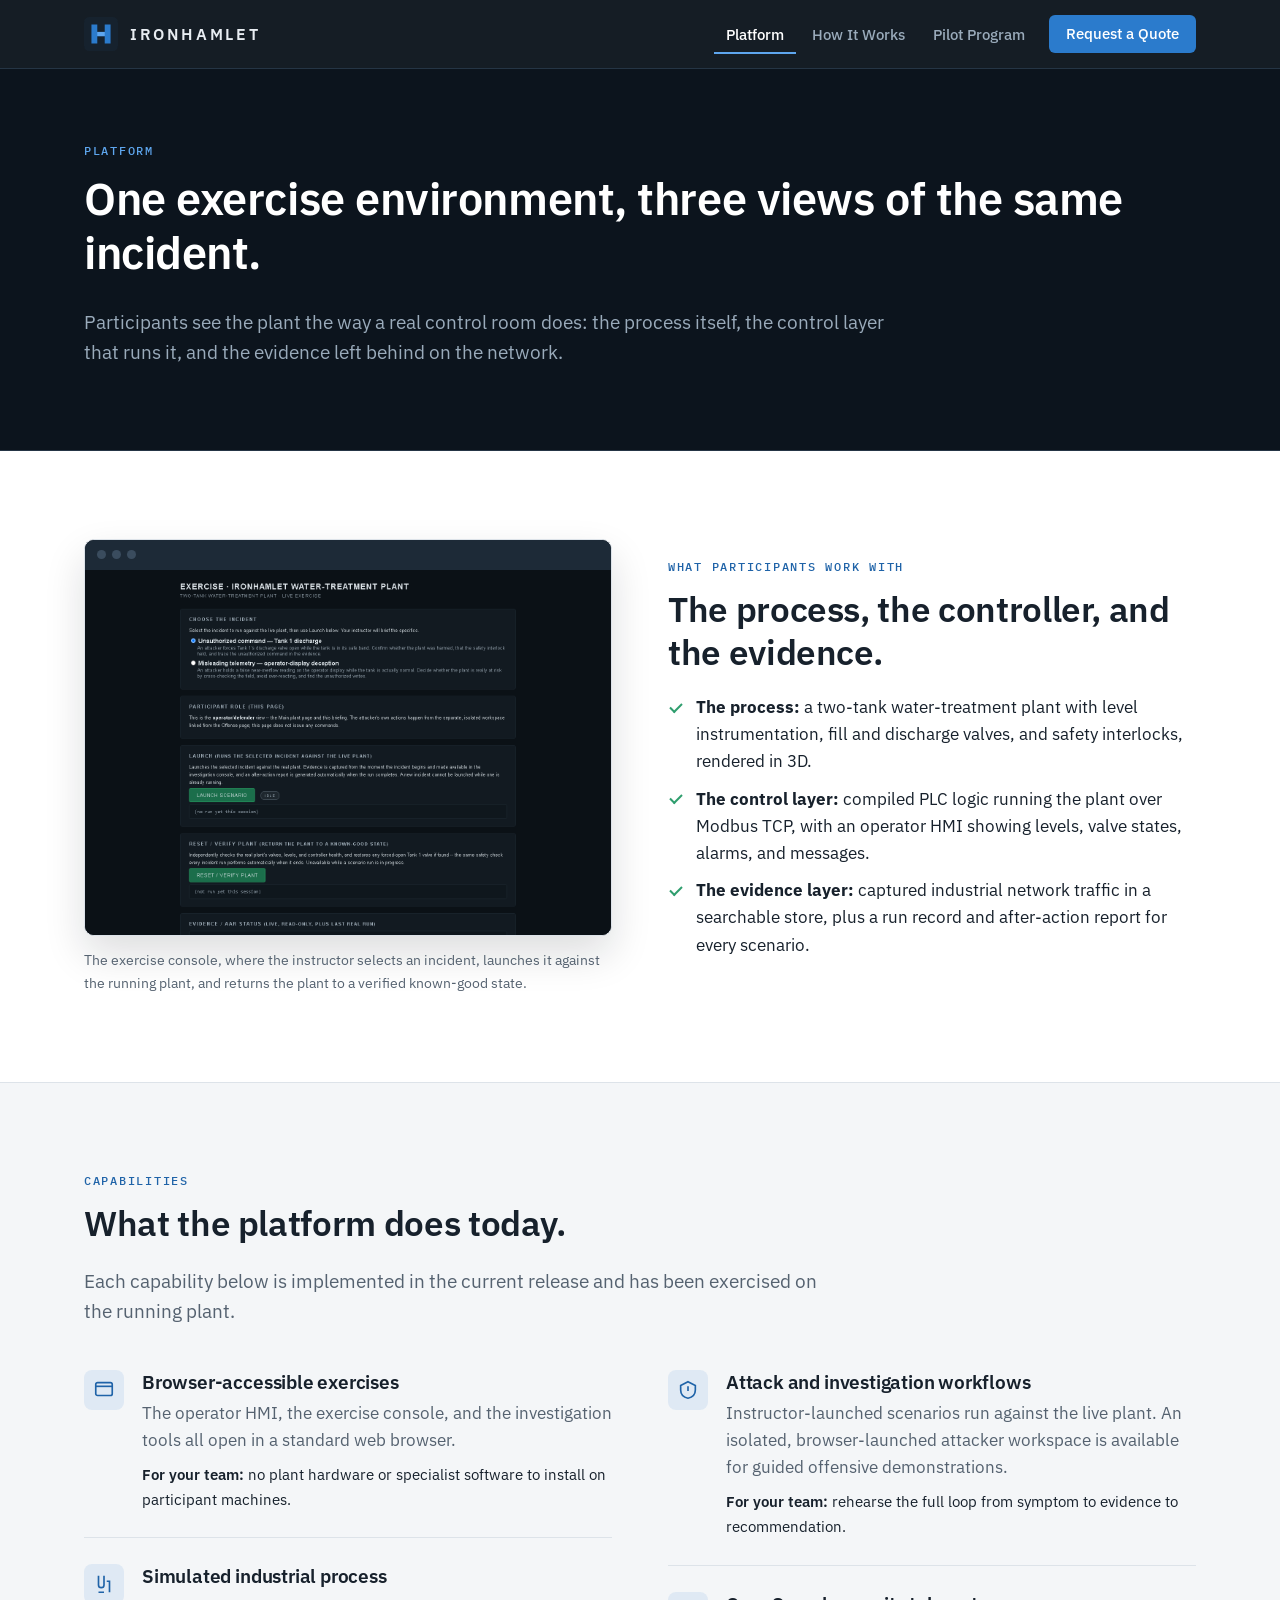
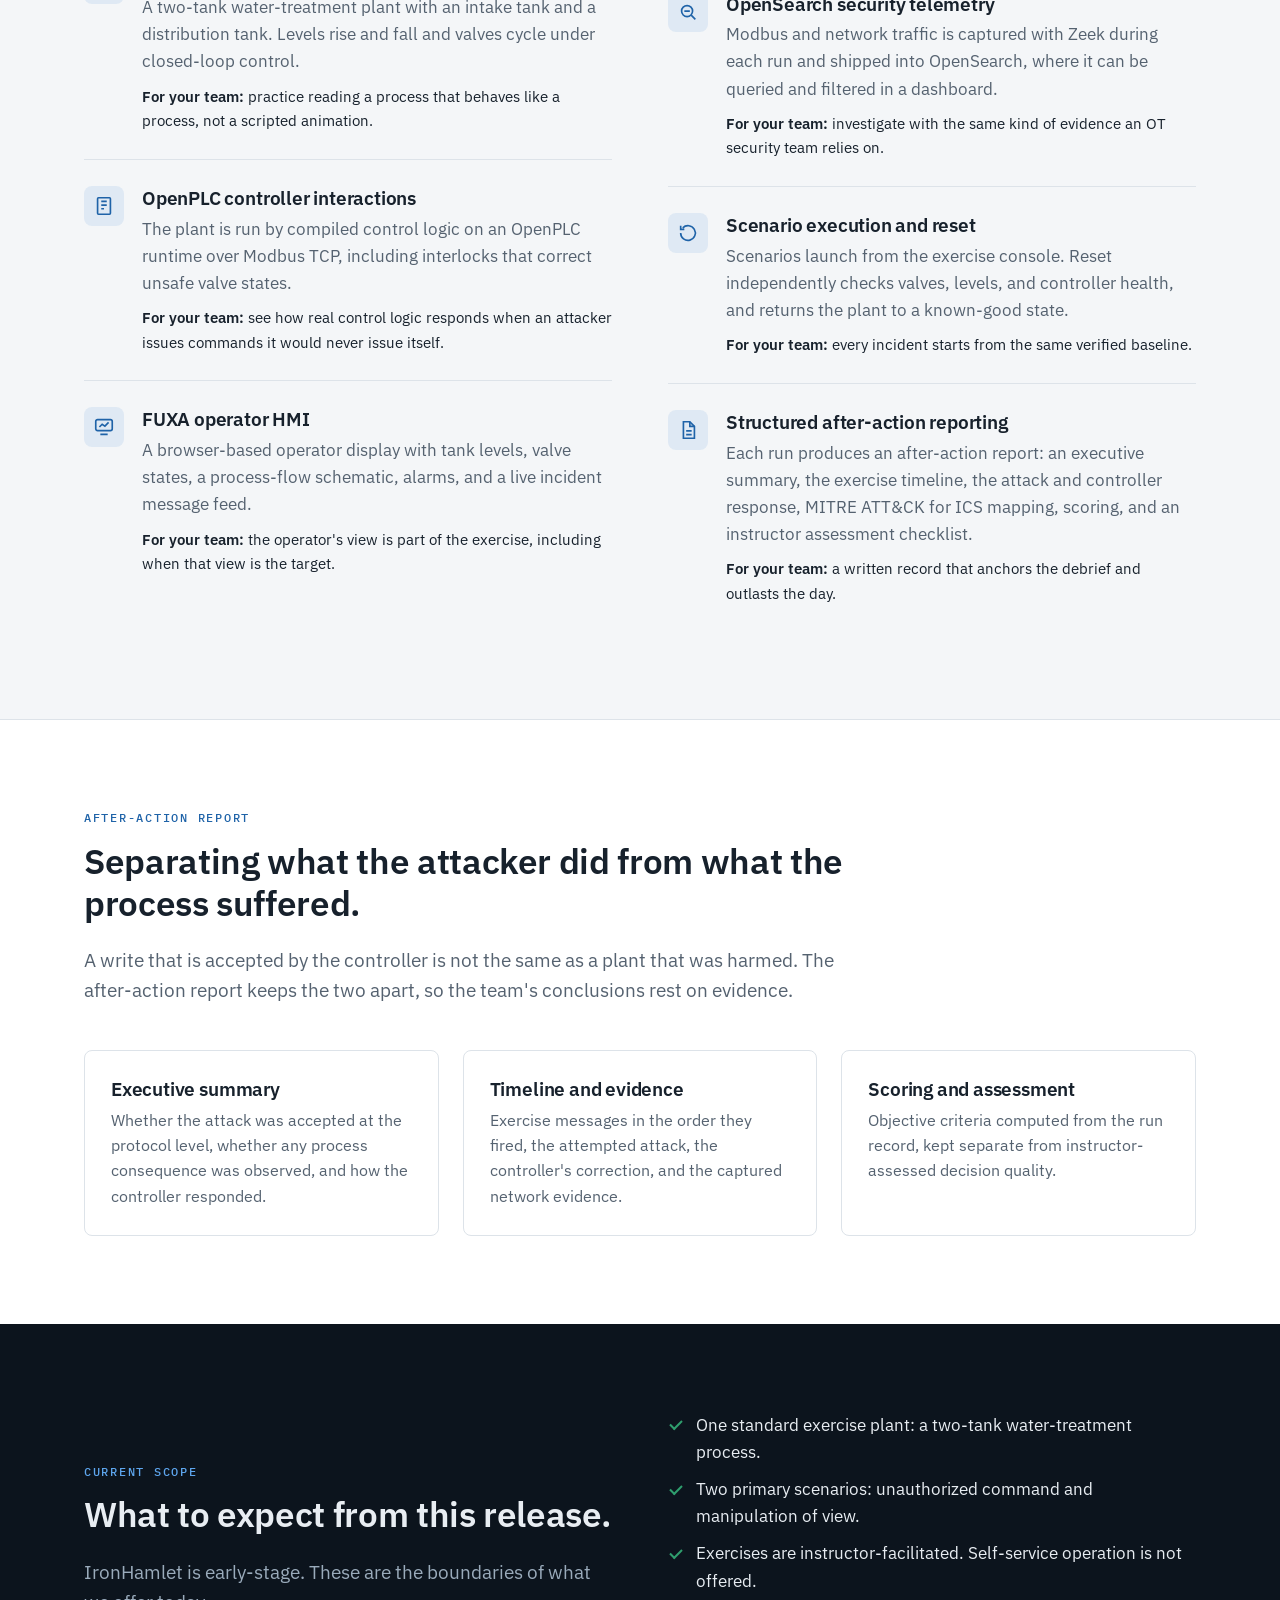
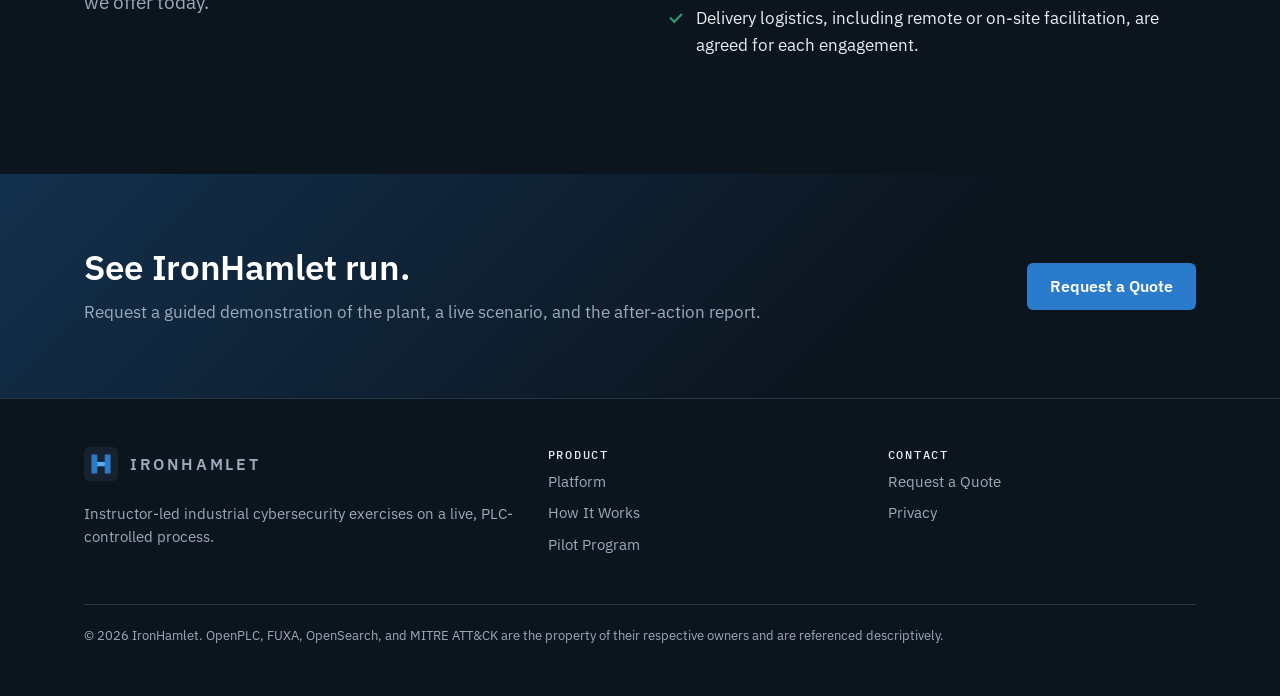
<file: platform/index.html>
<!doctype html>
<html lang="en">
<head>
  <meta charset="utf-8">
  <meta name="viewport" content="width=device-width, initial-scale=1">
  <title>IronHamlet Platform | Exercise Environment and Capabilities</title>
  <meta name="description" content="The IronHamlet exercise environment: a simulated water-treatment process, OpenPLC controller, FUXA operator HMI, attack scenarios, OpenSearch security telemetry, reset to known-good, and after-action reporting.">
  <link rel="canonical" href="https://ironhamlet.com/platform/">
  <meta name="theme-color" content="#0c141d">
  <meta property="og:type" content="website">
  <meta property="og:site_name" content="IronHamlet">
  <meta property="og:title" content="IronHamlet Platform | Exercise Environment and Capabilities">
  <meta property="og:description" content="The IronHamlet exercise environment: a simulated water-treatment process, OpenPLC controller, FUXA operator HMI, attack scenarios, OpenSearch security telemetry, reset to known-good, and after-action reporting.">
  <meta property="og:url" content="https://ironhamlet.com/platform/">
  <meta property="og:image" content="https://ironhamlet.com/assets/img/og-image.png">
  <meta property="og:image:width" content="1200">
  <meta property="og:image:height" content="630">
  <meta property="og:image:alt" content="IronHamlet: industrial cybersecurity exercises on a live plant">
  <meta name="twitter:card" content="summary_large_image">
  <meta name="twitter:title" content="IronHamlet Platform | Exercise Environment and Capabilities">
  <meta name="twitter:description" content="The IronHamlet exercise environment: a simulated water-treatment process, OpenPLC controller, FUXA operator HMI, attack scenarios, OpenSearch security telemetry, reset to known-good, and after-action reporting.">
  <meta name="twitter:image" content="https://ironhamlet.com/assets/img/og-image.png">
  <link rel="icon" href="../assets/img/mark.svg" type="image/svg+xml">
  <link rel="apple-touch-icon" href="../assets/img/apple-touch-icon.png">
  <link rel="preconnect" href="https://fonts.googleapis.com">
  <link rel="preconnect" href="https://fonts.gstatic.com" crossorigin>
  <link href="https://fonts.googleapis.com/css2?family=IBM+Plex+Mono:wght@500&family=IBM+Plex+Sans:wght@400;500;600&display=swap" rel="stylesheet">
  <link rel="stylesheet" href="../assets/css/site.css">
</head>
<body>
  <a class="skip-link" href="#main">Skip to content</a>

  <header class="site-header">
    <div class="container">
      <a class="brand" href="../" aria-label="IronHamlet home">
        <svg viewBox="0 0 64 64" aria-hidden="true"><rect width="64" height="64" rx="10" fill="#16222e"/><path d="M14 14h11v14h14V14h11v36H39V36H25v14H14z" fill="#2b7bcc"/><path d="M25 28h14v8H25z" fill="#5ea6ee"/></svg>
        <span class="brand-name">IRONHAMLET</span>
      </a>
      <button class="nav-toggle" type="button" aria-expanded="false" aria-controls="site-nav">Menu</button>
      <nav id="site-nav" class="nav" aria-label="Primary">
        <a href="../platform/" aria-current="page">Platform</a>
        <a href="../#how-it-works">How It Works</a>
        <a href="../pilot/">Pilot Program</a>
        <a class="btn btn-primary" href="../contact/">Request a Quote</a>
      </nav>
    </div>
  </header>

  <main id="main">
    <section class="page-hero">
      <div class="container">
        <p class="eyebrow">Platform</p>
        <h1>One exercise environment, three views of the same incident.</h1>
        <p class="lead">Participants see the plant the way a real control room does: the process itself, the control layer that runs it, and the evidence left behind on the network.</p>
      </div>
    </section>

    <section>
      <div class="container split">
        <figure class="shot">
          <div class="frame">
            <div class="bar" aria-hidden="true"><span></span><span></span><span></span></div>
            <img src="../assets/img/exercise-console.png" width="1440" height="1000" loading="lazy" alt="IronHamlet exercise console showing the incident chooser with two scenarios, a Launch Scenario control, and a Reset / Verify Plant control.">
          </div>
          <figcaption>The exercise console, where the instructor selects an incident, launches it against the running plant, and returns the plant to a verified known-good state.</figcaption>
        </figure>
        <div>
          <p class="eyebrow">What participants work with</p>
          <h2>The process, the controller, and the evidence.</h2>
          <ul class="checks">
            <li><strong>The process:</strong> a two-tank water-treatment plant with level instrumentation, fill and discharge valves, and safety interlocks, rendered in 3D.</li>
            <li><strong>The control layer:</strong> compiled PLC logic running the plant over Modbus TCP, with an operator HMI showing levels, valve states, alarms, and messages.</li>
            <li><strong>The evidence layer:</strong> captured industrial network traffic in a searchable store, plus a run record and after-action report for every scenario.</li>
          </ul>
        </div>
      </div>
    </section>

    <section class="alt">
      <div class="container">
        <div class="section-head">
          <p class="eyebrow">Capabilities</p>
          <h2>What the platform does today.</h2>
          <p class="lead">Each capability below is implemented in the current release and has been exercised on the running plant.</p>
        </div>
        <div class="grid-2" style="gap:0 56px">
          <div>
            <div class="feature">
              <div class="icon"><svg viewBox="0 0 24 24" fill="none" stroke="currentColor" stroke-width="1.8" aria-hidden="true"><rect x="3" y="4" width="18" height="14" rx="2"/><path d="M3 8h18"/></svg></div>
              <div>
                <h3>Browser-accessible exercises</h3>
                <p>The operator HMI, the exercise console, and the investigation tools all open in a standard web browser.</p>
                <p class="benefit"><b>For your team:</b> no plant hardware or specialist software to install on participant machines.</p>
              </div>
            </div>
            <div class="feature">
              <div class="icon"><svg viewBox="0 0 24 24" fill="none" stroke="currentColor" stroke-width="1.8" aria-hidden="true"><path d="M6 3v10a3 3 0 0 0 3 3h0a3 3 0 0 0 3-3V3M15 9h3v12M6 21h6"/></svg></div>
              <div>
                <h3>Simulated industrial process</h3>
                <p>A two-tank water-treatment plant with an intake tank and a distribution tank. Levels rise and fall and valves cycle under closed-loop control.</p>
                <p class="benefit"><b>For your team:</b> practice reading a process that behaves like a process, not a scripted animation.</p>
              </div>
            </div>
            <div class="feature">
              <div class="icon"><svg viewBox="0 0 24 24" fill="none" stroke="currentColor" stroke-width="1.8" aria-hidden="true"><rect x="5" y="3" width="14" height="18" rx="1"/><path d="M9 7h6M9 11h6M9 15h3"/></svg></div>
              <div>
                <h3>OpenPLC controller interactions</h3>
                <p>The plant is run by compiled control logic on an OpenPLC runtime over Modbus TCP, including interlocks that correct unsafe valve states.</p>
                <p class="benefit"><b>For your team:</b> see how real control logic responds when an attacker issues commands it would never issue itself.</p>
              </div>
            </div>
            <div class="feature">
              <div class="icon"><svg viewBox="0 0 24 24" fill="none" stroke="currentColor" stroke-width="1.8" aria-hidden="true"><rect x="3" y="4" width="18" height="12" rx="2"/><path d="M7 12l3-3 3 2 4-4M8 20h8"/></svg></div>
              <div>
                <h3>FUXA operator HMI</h3>
                <p>A browser-based operator display with tank levels, valve states, a process-flow schematic, alarms, and a live incident message feed.</p>
                <p class="benefit"><b>For your team:</b> the operator's view is part of the exercise, including when that view is the target.</p>
              </div>
            </div>
          </div>
          <div>
            <div class="feature">
              <div class="icon"><svg viewBox="0 0 24 24" fill="none" stroke="currentColor" stroke-width="1.8" aria-hidden="true"><path d="M12 3l8 4v5c0 5-3.5 8-8 9-4.5-1-8-4-8-9V7z"/><path d="M12 8v5M12 16h.01"/></svg></div>
              <div>
                <h3>Attack and investigation workflows</h3>
                <p>Instructor-launched scenarios run against the live plant. An isolated, browser-launched attacker workspace is available for guided offensive demonstrations.</p>
                <p class="benefit"><b>For your team:</b> rehearse the full loop from symptom to evidence to recommendation.</p>
              </div>
            </div>
            <div class="feature">
              <div class="icon"><svg viewBox="0 0 24 24" fill="none" stroke="currentColor" stroke-width="1.8" aria-hidden="true"><circle cx="11" cy="11" r="6"/><path d="M20 20l-4.5-4.5M8 11h6"/></svg></div>
              <div>
                <h3>OpenSearch security telemetry</h3>
                <p>Modbus and network traffic is captured with Zeek during each run and shipped into OpenSearch, where it can be queried and filtered in a dashboard.</p>
                <p class="benefit"><b>For your team:</b> investigate with the same kind of evidence an OT security team relies on.</p>
              </div>
            </div>
            <div class="feature">
              <div class="icon"><svg viewBox="0 0 24 24" fill="none" stroke="currentColor" stroke-width="1.8" aria-hidden="true"><path d="M4 12a8 8 0 1 0 2.3-5.6M4 4v4h4"/></svg></div>
              <div>
                <h3>Scenario execution and reset</h3>
                <p>Scenarios launch from the exercise console. Reset independently checks valves, levels, and controller health, and returns the plant to a known-good state.</p>
                <p class="benefit"><b>For your team:</b> every incident starts from the same verified baseline.</p>
              </div>
            </div>
            <div class="feature">
              <div class="icon"><svg viewBox="0 0 24 24" fill="none" stroke="currentColor" stroke-width="1.8" aria-hidden="true"><path d="M7 3h7l5 5v13H7z"/><path d="M14 3v5h5M10 13h6M10 17h6"/></svg></div>
              <div>
                <h3>Structured after-action reporting</h3>
                <p>Each run produces an after-action report: an executive summary, the exercise timeline, the attack and controller response, MITRE ATT&amp;CK for ICS mapping, scoring, and an instructor assessment checklist.</p>
                <p class="benefit"><b>For your team:</b> a written record that anchors the debrief and outlasts the day.</p>
              </div>
            </div>
          </div>
        </div>
      </div>
    </section>

    <section>
      <div class="container">
        <div class="section-head">
          <p class="eyebrow">After-action report</p>
          <h2>Separating what the attacker did from what the process suffered.</h2>
          <p class="lead">A write that is accepted by the controller is not the same as a plant that was harmed. The after-action report keeps the two apart, so the team's conclusions rest on evidence.</p>
        </div>
        <div class="grid-3">
          <div class="card">
            <h3>Executive summary</h3>
            <p>Whether the attack was accepted at the protocol level, whether any process consequence was observed, and how the controller responded.</p>
          </div>
          <div class="card">
            <h3>Timeline and evidence</h3>
            <p>Exercise messages in the order they fired, the attempted attack, the controller's correction, and the captured network evidence.</p>
          </div>
          <div class="card">
            <h3>Scoring and assessment</h3>
            <p>Objective criteria computed from the run record, kept separate from instructor-assessed decision quality.</p>
          </div>
        </div>
      </div>
    </section>

    <section class="dark">
      <div class="container split">
        <div>
          <p class="eyebrow">Current scope</p>
          <h2>What to expect from this release.</h2>
          <p class="lead">IronHamlet is early-stage. These are the boundaries of what we offer today.</p>
        </div>
        <ul class="checks">
          <li>One standard exercise plant: a two-tank water-treatment process.</li>
          <li>Two primary scenarios: unauthorized command and manipulation of view.</li>
          <li>Exercises are instructor-facilitated. Self-service operation is not offered.</li>
          <li>Delivery logistics, including remote or on-site facilitation, are agreed for each engagement.</li>
        </ul>
      </div>
    </section>

<section class="cta-band">
      <div class="container">
        <div>
          <h2>See IronHamlet run.</h2>
          <p>Request a guided demonstration of the plant, a live scenario, and the after-action report.</p>
        </div>
        <a class="btn btn-primary" href="../contact/">Request a Quote</a>
      </div>
    </section>
  </main>

  <footer class="site-footer">
    <div class="container">
      <div>
        <a class="brand" href="../" aria-label="IronHamlet home">
          <svg viewBox="0 0 64 64" aria-hidden="true"><rect width="64" height="64" rx="10" fill="#16222e"/><path d="M14 14h11v14h14V14h11v36H39V36H25v14H14z" fill="#2b7bcc"/><path d="M25 28h14v8H25z" fill="#5ea6ee"/></svg>
          <span class="brand-name">IRONHAMLET</span>
        </a>
        <p style="margin-top:14px">Instructor-led industrial cybersecurity exercises on a live, PLC-controlled process.</p>
      </div>
      <div>
        <h4>Product</h4>
        <ul>
          <li><a href="../platform/">Platform</a></li>
          <li><a href="../#how-it-works">How It Works</a></li>
          <li><a href="../pilot/">Pilot Program</a></li>
        </ul>
      </div>
      <div>
        <h4>Contact</h4>
        <ul>
          <li><a href="../contact/">Request a Quote</a></li>
          <li><a href="../privacy/">Privacy</a></li>
        </ul>
      </div>
      <p class="legal">&copy; <span id="year">2026</span> IronHamlet. OpenPLC, FUXA, OpenSearch, and MITRE ATT&amp;CK are the property of their respective owners and are referenced descriptively.</p>
    </div>
  </footer>
  <script src="../assets/js/site.js" defer></script>
</body>
</html>
</file>
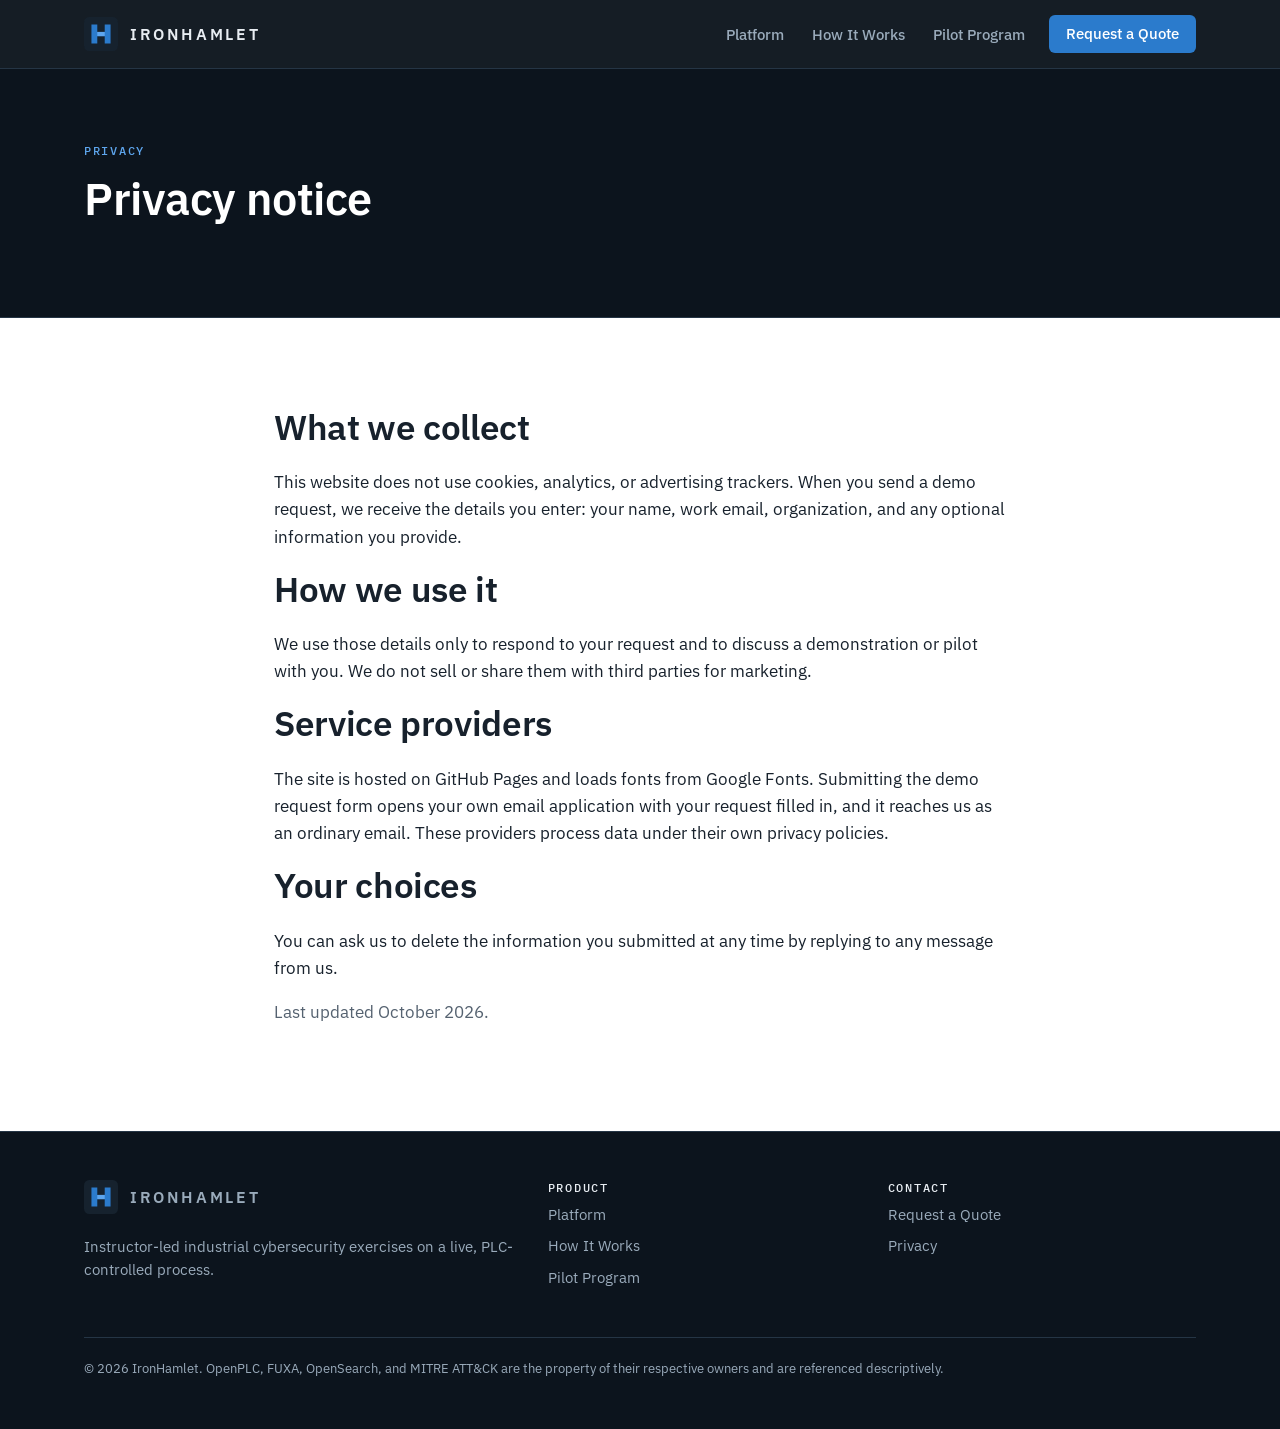
<file: privacy/index.html>
<!doctype html>
<html lang="en">
<head>
  <meta charset="utf-8">
  <meta name="viewport" content="width=device-width, initial-scale=1">
  <title>Privacy Notice | IronHamlet</title>
  <meta name="description" content="How IronHamlet handles information submitted through ironhamlet.com.">
  <link rel="canonical" href="https://ironhamlet.com/privacy/">
  <meta name="theme-color" content="#0c141d">
  <meta property="og:type" content="website">
  <meta property="og:site_name" content="IronHamlet">
  <meta property="og:title" content="Privacy Notice | IronHamlet">
  <meta property="og:description" content="How IronHamlet handles information submitted through ironhamlet.com.">
  <meta property="og:url" content="https://ironhamlet.com/privacy/">
  <meta property="og:image" content="https://ironhamlet.com/assets/img/og-image.png">
  <meta property="og:image:width" content="1200">
  <meta property="og:image:height" content="630">
  <meta property="og:image:alt" content="IronHamlet: industrial cybersecurity exercises on a live plant">
  <meta name="twitter:card" content="summary_large_image">
  <meta name="twitter:title" content="Privacy Notice | IronHamlet">
  <meta name="twitter:description" content="How IronHamlet handles information submitted through ironhamlet.com.">
  <meta name="twitter:image" content="https://ironhamlet.com/assets/img/og-image.png">
  <link rel="icon" href="../assets/img/mark.svg" type="image/svg+xml">
  <link rel="apple-touch-icon" href="../assets/img/apple-touch-icon.png">
  <link rel="preconnect" href="https://fonts.googleapis.com">
  <link rel="preconnect" href="https://fonts.gstatic.com" crossorigin>
  <link href="https://fonts.googleapis.com/css2?family=IBM+Plex+Mono:wght@500&family=IBM+Plex+Sans:wght@400;500;600&display=swap" rel="stylesheet">
  <link rel="stylesheet" href="../assets/css/site.css">
</head>
<body>
  <a class="skip-link" href="#main">Skip to content</a>

  <header class="site-header">
    <div class="container">
      <a class="brand" href="../" aria-label="IronHamlet home">
        <svg viewBox="0 0 64 64" aria-hidden="true"><rect width="64" height="64" rx="10" fill="#16222e"/><path d="M14 14h11v14h14V14h11v36H39V36H25v14H14z" fill="#2b7bcc"/><path d="M25 28h14v8H25z" fill="#5ea6ee"/></svg>
        <span class="brand-name">IRONHAMLET</span>
      </a>
      <button class="nav-toggle" type="button" aria-expanded="false" aria-controls="site-nav">Menu</button>
      <nav id="site-nav" class="nav" aria-label="Primary">
        <a href="../platform/">Platform</a>
        <a href="../#how-it-works">How It Works</a>
        <a href="../pilot/">Pilot Program</a>
        <a class="btn btn-primary" href="../contact/">Request a Quote</a>
      </nav>
    </div>
  </header>

  <main id="main">
    <section class="page-hero">
      <div class="container">
        <p class="eyebrow">Privacy</p>
        <h1>Privacy notice</h1>
      </div>
    </section>
    <section>
      <div class="container" style="max-width:780px">
        <h2>What we collect</h2>
        <p>This website does not use cookies, analytics, or advertising trackers. When you send a demo request, we receive the details you enter: your name, work email, organization, and any optional information you provide.</p>
        <h2>How we use it</h2>
        <p>We use those details only to respond to your request and to discuss a demonstration or pilot with you. We do not sell or share them with third parties for marketing.</p>
        <h2>Service providers</h2>
        <p>The site is hosted on GitHub Pages and loads fonts from Google Fonts. Submitting the demo request form opens your own email application with your request filled in, and it reaches us as an ordinary email. These providers process data under their own privacy policies.</p>
        <h2>Your choices</h2>
        <p>You can ask us to delete the information you submitted at any time by replying to any message from us.</p>
        <p class="muted">Last updated October 2026.</p>
      </div>
    </section>
  </main>

  <footer class="site-footer">
    <div class="container">
      <div>
        <a class="brand" href="../" aria-label="IronHamlet home">
          <svg viewBox="0 0 64 64" aria-hidden="true"><rect width="64" height="64" rx="10" fill="#16222e"/><path d="M14 14h11v14h14V14h11v36H39V36H25v14H14z" fill="#2b7bcc"/><path d="M25 28h14v8H25z" fill="#5ea6ee"/></svg>
          <span class="brand-name">IRONHAMLET</span>
        </a>
        <p style="margin-top:14px">Instructor-led industrial cybersecurity exercises on a live, PLC-controlled process.</p>
      </div>
      <div>
        <h4>Product</h4>
        <ul>
          <li><a href="../platform/">Platform</a></li>
          <li><a href="../#how-it-works">How It Works</a></li>
          <li><a href="../pilot/">Pilot Program</a></li>
        </ul>
      </div>
      <div>
        <h4>Contact</h4>
        <ul>
          <li><a href="../contact/">Request a Quote</a></li>
          <li><a href="../privacy/">Privacy</a></li>
        </ul>
      </div>
      <p class="legal">&copy; <span id="year">2026</span> IronHamlet. OpenPLC, FUXA, OpenSearch, and MITRE ATT&amp;CK are the property of their respective owners and are referenced descriptively.</p>
    </div>
  </footer>
  <script src="../assets/js/site.js" defer></script>
</body>
</html>
</file>
<file: assets/css/site.css>
/* IronHamlet marketing site — single stylesheet, no build step. */

:root {
  --ink: #0c141d;
  --ink-2: #121d29;
  --ink-3: #1a2734;
  --line-dark: #253545;
  --paper: #ffffff;
  --paper-2: #f4f6f8;
  --line: #dde3e9;
  --text: #17212c;
  --text-muted: #556270;
  --text-on-dark: #e8edf2;
  --muted-on-dark: #9aabbb;
  --accent: #2b7bcc;
  --accent-strong: #1f63a8;
  --accent-on-dark: #5ea6ee;
  --signal: #e2a72e;
  --ok: #2f9e6e;
  --alarm: #d4543f;
  --radius: 6px;
  --max: 1160px;
  --font: "IBM Plex Sans", system-ui, -apple-system, "Segoe UI", Roboto, sans-serif;
  --mono: "IBM Plex Mono", ui-monospace, "SFMono-Regular", Consolas, monospace;
}

*, *::before, *::after { box-sizing: border-box; }

html { -webkit-text-size-adjust: 100%; scroll-behavior: smooth; }
@media (prefers-reduced-motion: reduce) { html { scroll-behavior: auto; } }

body {
  margin: 0;
  font-family: var(--font);
  font-size: 17px;
  line-height: 1.6;
  color: var(--text);
  background: var(--paper);
}

img, svg { max-width: 100%; height: auto; display: block; }

a { color: var(--accent-strong); text-underline-offset: 3px; }
a:hover { color: var(--accent); }

:focus-visible { outline: 3px solid var(--signal); outline-offset: 2px; }

h1, h2, h3, h4 { line-height: 1.2; margin: 0 0 .6em; font-weight: 600; letter-spacing: -0.01em; }
h1 { font-size: clamp(2.1rem, 4.6vw, 3.3rem); }
h2 { font-size: clamp(1.6rem, 3vw, 2.2rem); }
h3 { font-size: 1.2rem; }
p { margin: 0 0 1em; }

.container { width: 100%; max-width: var(--max); margin: 0 auto; padding: 0 24px; }
@media (max-width: 600px) { .container { padding: 0 16px; } }

.skip-link {
  position: absolute; left: -9999px; top: 8px; z-index: 100;
  background: var(--signal); color: var(--ink); padding: 8px 14px; border-radius: var(--radius);
  font-weight: 600; text-decoration: none;
}
.skip-link:focus { left: 8px; }

.eyebrow {
  font-family: var(--mono);
  font-size: .78rem;
  font-weight: 500;
  letter-spacing: .14em;
  text-transform: uppercase;
  color: var(--accent-strong);
  margin: 0 0 .9em;
}
.dark .eyebrow { color: var(--accent-on-dark); }

.lead { font-size: 1.18rem; color: var(--text-muted); max-width: 44em; }
.dark .lead { color: var(--muted-on-dark); }

/* ---------- Header ---------- */
.site-header {
  position: sticky; top: 0; z-index: 50;
  background: rgba(12, 20, 29, .96);
  backdrop-filter: saturate(140%) blur(6px);
  border-bottom: 1px solid var(--line-dark);
}
.site-header .container { display: flex; align-items: center; justify-content: space-between; min-height: 68px; gap: 16px; }
.brand { display: inline-flex; align-items: center; gap: 12px; color: var(--text-on-dark); text-decoration: none; }
.brand:hover { color: #fff; }
.brand svg { width: 34px; height: 34px; flex: none; }
.brand-name { font-weight: 600; letter-spacing: .16em; font-size: 1.02rem; }

.nav { display: flex; align-items: center; gap: 4px; }
.nav a {
  color: var(--muted-on-dark); text-decoration: none; font-size: .95rem; font-weight: 500;
  padding: 8px 12px; border-radius: var(--radius);
}
.nav a:hover, .nav a[aria-current="page"] { color: #fff; }
.nav a[aria-current="page"] { box-shadow: inset 0 -2px 0 var(--accent-on-dark); border-radius: 0; }
.nav .btn { margin-left: 8px; }

.nav-toggle {
  display: none; background: none; border: 1px solid var(--line-dark); color: var(--text-on-dark);
  border-radius: var(--radius); padding: 8px 10px; font: inherit; font-size: .9rem; cursor: pointer;
}

@media (max-width: 860px) {
  .nav-toggle { display: inline-flex; align-items: center; gap: 8px; }
  .nav {
    display: none; position: absolute; left: 0; right: 0; top: 68px;
    flex-direction: column; align-items: stretch; gap: 0;
    background: var(--ink); border-bottom: 1px solid var(--line-dark); padding: 8px 16px 16px;
  }
  .nav.open { display: flex; }
  .nav a { padding: 12px 4px; border-bottom: 1px solid var(--line-dark); }
  .nav a[aria-current="page"] { box-shadow: none; color: var(--accent-on-dark); }
  .nav .btn { margin: 14px 0 0; text-align: center; border-bottom: 0; }
}

/* ---------- Buttons ---------- */
.btn {
  display: inline-block; font-weight: 600; font-size: 1rem; text-decoration: none; line-height: 1.2;
  padding: 13px 22px; border-radius: var(--radius); border: 1px solid transparent; cursor: pointer;
  font-family: inherit; transition: background-color .15s, border-color .15s, color .15s;
}
.btn-primary { background: var(--accent); color: #fff; }
.btn-primary:hover { background: var(--accent-strong); color: #fff; }
.btn-secondary { background: transparent; color: var(--accent-strong); border-color: var(--accent); }
.btn-secondary:hover { background: rgba(43, 123, 204, .08); }
.dark .btn-secondary { color: var(--text-on-dark); border-color: #3c5266; }
.dark .btn-secondary:hover { border-color: var(--accent-on-dark); background: rgba(94, 166, 238, .08); color: #fff; }
.nav .btn { padding: 9px 16px; font-size: .92rem; color: #fff; }
.btn-row { display: flex; flex-wrap: wrap; gap: 12px; margin-top: 28px; }

/* ---------- Sections ---------- */
section { padding: 88px 0; }
@media (max-width: 600px) { section { padding: 60px 0; } }
.alt { background: var(--paper-2); border-top: 1px solid var(--line); border-bottom: 1px solid var(--line); }
.dark { background: var(--ink); color: var(--text-on-dark); }
.section-head { max-width: 760px; margin-bottom: 44px; }

/* ---------- Hero ---------- */
.hero {
  position: relative; overflow: hidden; padding: 96px 0 88px;
  background:
    linear-gradient(rgba(12,20,29,.0), rgba(12,20,29,.0)),
    repeating-linear-gradient(0deg, rgba(255,255,255,.028) 0 1px, transparent 1px 44px),
    repeating-linear-gradient(90deg, rgba(255,255,255,.028) 0 1px, transparent 1px 44px),
    var(--ink);
}
.hero-grid { display: grid; grid-template-columns: 1.05fr .95fr; gap: 56px; align-items: center; }
.hero h1 { color: #fff; }
.hero .lead { margin-bottom: 0; }
@media (max-width: 960px) { .hero-grid { grid-template-columns: 1fr; gap: 44px; } }
@media (max-width: 600px) { .hero { padding: 60px 0 56px; } }

.page-hero { padding: 72px 0 64px; background: var(--ink); color: var(--text-on-dark); border-bottom: 1px solid var(--line-dark); }
.page-hero h1 { color: #fff; font-size: clamp(1.9rem, 4vw, 2.8rem); }

/* ---------- Schematic figure ---------- */
.schematic {
  margin: 0;
  background: var(--ink-2); border: 1px solid var(--line-dark); border-radius: 10px; padding: 18px;
  box-shadow: 0 30px 60px rgba(0,0,0,.35);
}
.schematic figcaption { font-size: .8rem; color: var(--muted-on-dark); margin-top: 10px; font-family: var(--mono); letter-spacing: .04em; }

/* ---------- Video ---------- */
.video-section .section-head { margin-left: auto; margin-right: auto; text-align: center; }
.video-section .lead { margin-left: auto; margin-right: auto; }
.video-section .btn-row { justify-content: center; }
.video-frame { margin: 0 auto; max-width: 960px; }
.video-frame video {
  display: block; width: 100%; height: auto; aspect-ratio: 16 / 9;
  background: var(--ink); border: 1px solid var(--line-dark); border-radius: 10px;
  box-shadow: 0 18px 40px rgba(12,20,29,.18);
}
.video-frame figcaption { font-size: .9rem; color: var(--text-muted); margin-top: 12px; text-align: center; }

/* ---------- Cards & grids ---------- */
.grid-3 { display: grid; grid-template-columns: repeat(3, 1fr); gap: 24px; }
.grid-2 { display: grid; grid-template-columns: repeat(2, 1fr); gap: 24px; }
.grid-4 { display: grid; grid-template-columns: repeat(4, 1fr); gap: 20px; }
@media (max-width: 960px) { .grid-4 { grid-template-columns: repeat(2, 1fr); } .grid-3 { grid-template-columns: 1fr 1fr; } }
@media (max-width: 680px) { .grid-4, .grid-3, .grid-2 { grid-template-columns: 1fr; } }

.card {
  background: var(--paper); border: 1px solid var(--line); border-radius: 8px; padding: 26px;
}
.card h3 { margin-bottom: .45em; }
.card p:last-child { margin-bottom: 0; }
.card p { color: var(--text-muted); font-size: .98rem; }
.dark .card { background: var(--ink-2); border-color: var(--line-dark); }
.dark .card p { color: var(--muted-on-dark); }
.dark .card h3 { color: #fff; }

.icon {
  width: 40px; height: 40px; border-radius: 8px; display: grid; place-items: center;
  background: rgba(43,123,204,.1); color: var(--accent-strong); margin-bottom: 16px;
}
.icon svg { width: 22px; height: 22px; }
.dark .icon { background: rgba(94,166,238,.12); color: var(--accent-on-dark); }

.tag {
  display: inline-block; font-family: var(--mono); font-size: .72rem; letter-spacing: .1em; text-transform: uppercase;
  padding: 3px 9px; border-radius: 999px; border: 1px solid currentColor; margin-bottom: 14px;
}
.tag-alarm { color: var(--alarm); }
.tag-signal { color: #b07f17; }
.dark .tag-signal { color: var(--signal); }

.scenario { border-top: 3px solid var(--accent); }
.scenario.view { border-top-color: var(--signal); }
.scenario .lesson { font-size: .95rem; color: var(--text); border-top: 1px solid var(--line); padding-top: 14px; margin-top: 16px; }
.scenario .lesson strong { font-family: var(--mono); font-size: .76rem; letter-spacing: .1em; text-transform: uppercase; color: var(--text-muted); display: block; margin-bottom: 4px; }

/* ---------- Steps ---------- */
.steps { list-style: none; margin: 0; padding: 0; display: grid; grid-template-columns: repeat(5, 1fr); gap: 18px; counter-reset: step; }
.steps li { position: relative; padding-top: 52px; }
.steps li::before {
  counter-increment: step; content: counter(step, decimal-leading-zero);
  position: absolute; top: 0; left: 0; font-family: var(--mono); font-weight: 500; font-size: .95rem;
  color: var(--accent-strong); border: 1px solid var(--accent); border-radius: 999px; width: 38px; height: 38px;
  display: grid; place-items: center; background: var(--paper);
}
.steps li::after { content: ""; position: absolute; top: 19px; left: 46px; right: -10px; height: 1px; background: var(--line); }
.steps li:last-child::after { display: none; }
.steps h3 { font-size: 1.05rem; }
.steps p { font-size: .95rem; color: var(--text-muted); margin: 0; }
@media (max-width: 960px) {
  .steps { grid-template-columns: 1fr; gap: 26px; }
  .steps li { padding: 0 0 0 58px; min-height: 38px; }
  .steps li::after { top: 46px; left: 19px; right: auto; width: 1px; height: calc(100% - 30px); }
}

/* ---------- Feature list ---------- */
.feature { display: grid; grid-template-columns: 40px 1fr; gap: 18px; padding: 26px 0; border-top: 1px solid var(--line); }
.feature:first-child { border-top: 0; padding-top: 0; }
.feature .icon { margin: 0; }
.feature h3 { margin-bottom: .35em; }
.feature p { color: var(--text-muted); margin: 0; }
.feature .benefit { color: var(--text); margin-top: 8px; font-size: .96rem; }
.feature .benefit b { font-weight: 600; }

/* ---------- Screenshot frame ---------- */
.shot { margin: 0; }
.shot .frame { border: 1px solid var(--line); border-radius: 10px; overflow: hidden; background: var(--ink); box-shadow: 0 18px 40px rgba(12,20,29,.14); }
.shot .bar { height: 30px; background: #1d2a37; display: flex; align-items: center; gap: 6px; padding: 0 12px; }
.shot .bar span { width: 9px; height: 9px; border-radius: 50%; background: #3a4c5e; }
.shot figcaption { font-size: .9rem; color: var(--text-muted); margin-top: 12px; }

.split { display: grid; grid-template-columns: 1fr 1fr; gap: 56px; align-items: center; }
@media (max-width: 900px) { .split { grid-template-columns: 1fr; gap: 36px; } }

ul.checks { list-style: none; padding: 0; margin: 0 0 1em; }
ul.checks li { position: relative; padding-left: 28px; margin-bottom: 10px; }
ul.checks li::before {
  content: ""; position: absolute; left: 2px; top: .5em; width: 12px; height: 7px;
  border-left: 2px solid var(--ok); border-bottom: 2px solid var(--ok); transform: rotate(-45deg);
}
.dark ul.checks li { color: var(--text-on-dark); }

/* ---------- Pilot ---------- */
.facts { display: grid; grid-template-columns: repeat(4, 1fr); gap: 1px; background: var(--line-dark); border: 1px solid var(--line-dark); border-radius: 8px; overflow: hidden; }
.facts div { background: var(--ink-2); padding: 22px 20px; }
.facts dt { font-family: var(--mono); font-size: .72rem; letter-spacing: .12em; text-transform: uppercase; color: var(--muted-on-dark); margin-bottom: 6px; }
.facts dd { margin: 0; font-size: 1.35rem; font-weight: 600; color: #fff; }
@media (max-width: 760px) { .facts { grid-template-columns: 1fr 1fr; } }

.note {
  border-left: 3px solid var(--signal); background: rgba(226,167,46,.08); padding: 14px 18px; border-radius: 0 6px 6px 0;
  font-size: .95rem; color: var(--text);
}
.dark .note { color: var(--text-on-dark); background: rgba(226,167,46,.1); }

table.schedule { width: 100%; border-collapse: collapse; font-size: .96rem; }
table.schedule th, table.schedule td { text-align: left; padding: 12px 14px; border-bottom: 1px solid var(--line); vertical-align: top; }
table.schedule th { font-family: var(--mono); font-size: .74rem; letter-spacing: .1em; text-transform: uppercase; color: var(--text-muted); font-weight: 500; }
table.schedule td:first-child { font-family: var(--mono); font-size: .88rem; white-space: nowrap; color: var(--text-muted); }
table.schedule td:nth-child(2) { font-weight: 600; white-space: nowrap; }
.table-wrap { overflow-x: auto; border: 1px solid var(--line); border-radius: 8px; background: var(--paper); }
@media (max-width: 640px) {
  table.schedule thead { display: none; }
  table.schedule tr { display: block; padding: 12px 14px; border-bottom: 1px solid var(--line); }
  table.schedule td { display: block; padding: 2px 0; border: 0; white-space: normal !important; }
}

details.faq { border-top: 1px solid var(--line); padding: 18px 0; }
details.faq:last-of-type { border-bottom: 1px solid var(--line); }
details.faq summary { cursor: pointer; font-weight: 600; list-style: none; display: flex; justify-content: space-between; gap: 16px; }
details.faq summary::-webkit-details-marker { display: none; }
details.faq summary::after { content: "+"; font-family: var(--mono); color: var(--accent-strong); font-size: 1.2rem; line-height: 1; }
details.faq[open] summary::after { content: "\2212"; }
details.faq p { color: var(--text-muted); margin: 12px 0 0; }

/* ---------- CTA band ---------- */
.cta-band { background: linear-gradient(135deg, #12304d, var(--ink) 70%); color: var(--text-on-dark); padding: 72px 0; }
.cta-band .container { display: flex; align-items: center; justify-content: space-between; gap: 32px; flex-wrap: wrap; }
.cta-band h2 { color: #fff; margin-bottom: .3em; }
.cta-band p { color: var(--muted-on-dark); margin: 0; max-width: 40em; }

/* ---------- Forms ---------- */
.form { display: grid; grid-template-columns: 1fr 1fr; gap: 18px 20px; }
.form .full { grid-column: 1 / -1; }
@media (max-width: 640px) { .form { grid-template-columns: 1fr; } }
.field label { display: block; font-weight: 600; font-size: .92rem; margin-bottom: 6px; }
.field .opt { font-weight: 400; color: var(--text-muted); }
.field input, .field select, .field textarea {
  width: 100%; font: inherit; font-size: 1rem; color: var(--text); background: #fff;
  border: 1px solid #c3ccd5; border-radius: var(--radius); padding: 11px 12px;
}
.field textarea { min-height: 130px; resize: vertical; }
.field input:focus, .field select:focus, .field textarea:focus { outline: 2px solid var(--accent); outline-offset: 0; border-color: var(--accent); }
.hp { position: absolute !important; left: -10000px !important; width: 1px; height: 1px; overflow: hidden; }
.form-status { grid-column: 1 / -1; margin: 0; font-weight: 500; min-height: 1.6em; }
.form-status.ok { color: var(--ok); }
.form-status.err { color: var(--alarm); }
.fineprint { font-size: .86rem; color: var(--text-muted); }

/* ---------- Footer ---------- */
.site-footer { background: var(--ink); color: var(--muted-on-dark); padding: 48px 0 36px; font-size: .92rem; border-top: 1px solid var(--line-dark); }
.site-footer .container { display: grid; grid-template-columns: 1.4fr 1fr 1fr; gap: 32px; }
.site-footer h4 { color: var(--text-on-dark); font-size: .78rem; font-family: var(--mono); letter-spacing: .14em; text-transform: uppercase; font-weight: 500; }
.site-footer ul { list-style: none; padding: 0; margin: 0; }
.site-footer li { margin-bottom: 8px; }
.site-footer a { color: var(--muted-on-dark); text-decoration: none; }
.site-footer a:hover { color: #fff; }
.site-footer .legal { grid-column: 1 / -1; border-top: 1px solid var(--line-dark); padding-top: 20px; margin-top: 8px; font-size: .84rem; }
@media (max-width: 760px) { .site-footer .container { grid-template-columns: 1fr; } }

.muted { color: var(--text-muted); }
.center { text-align: center; }
.mt-0 { margin-top: 0; }
.mb-0 { margin-bottom: 0; }

.page-hero .lead { color: var(--muted-on-dark); }
.page-hero .eyebrow { color: var(--accent-on-dark); }

/* Pricing / packages (2026-11-02) */
.price { font-size: 1.55rem; color: var(--text); margin: .15em 0 .55em; }
.price strong { color: var(--accent-strong); }
.pricing-table { width: 100%; border-collapse: collapse; margin-top: 36px; font-size: .98rem; }
.pricing-table th, .pricing-table td { text-align: left; padding: 12px 14px; border-bottom: 1px solid var(--line); }
.pricing-table thead th { color: var(--text-muted); font-weight: 600; border-bottom: 2px solid var(--line); }
.pricing-table tbody th { font-weight: 600; color: var(--text); }
.pricing-table td { color: var(--text-muted); }
@media (max-width: 680px) { .pricing-table { font-size: .9rem; } .pricing-table th, .pricing-table td { padding: 10px 8px; } }
.sr-only { position: absolute; width: 1px; height: 1px; padding: 0; margin: -1px; overflow: hidden; clip: rect(0,0,0,0); white-space: nowrap; border: 0; }
</file>
